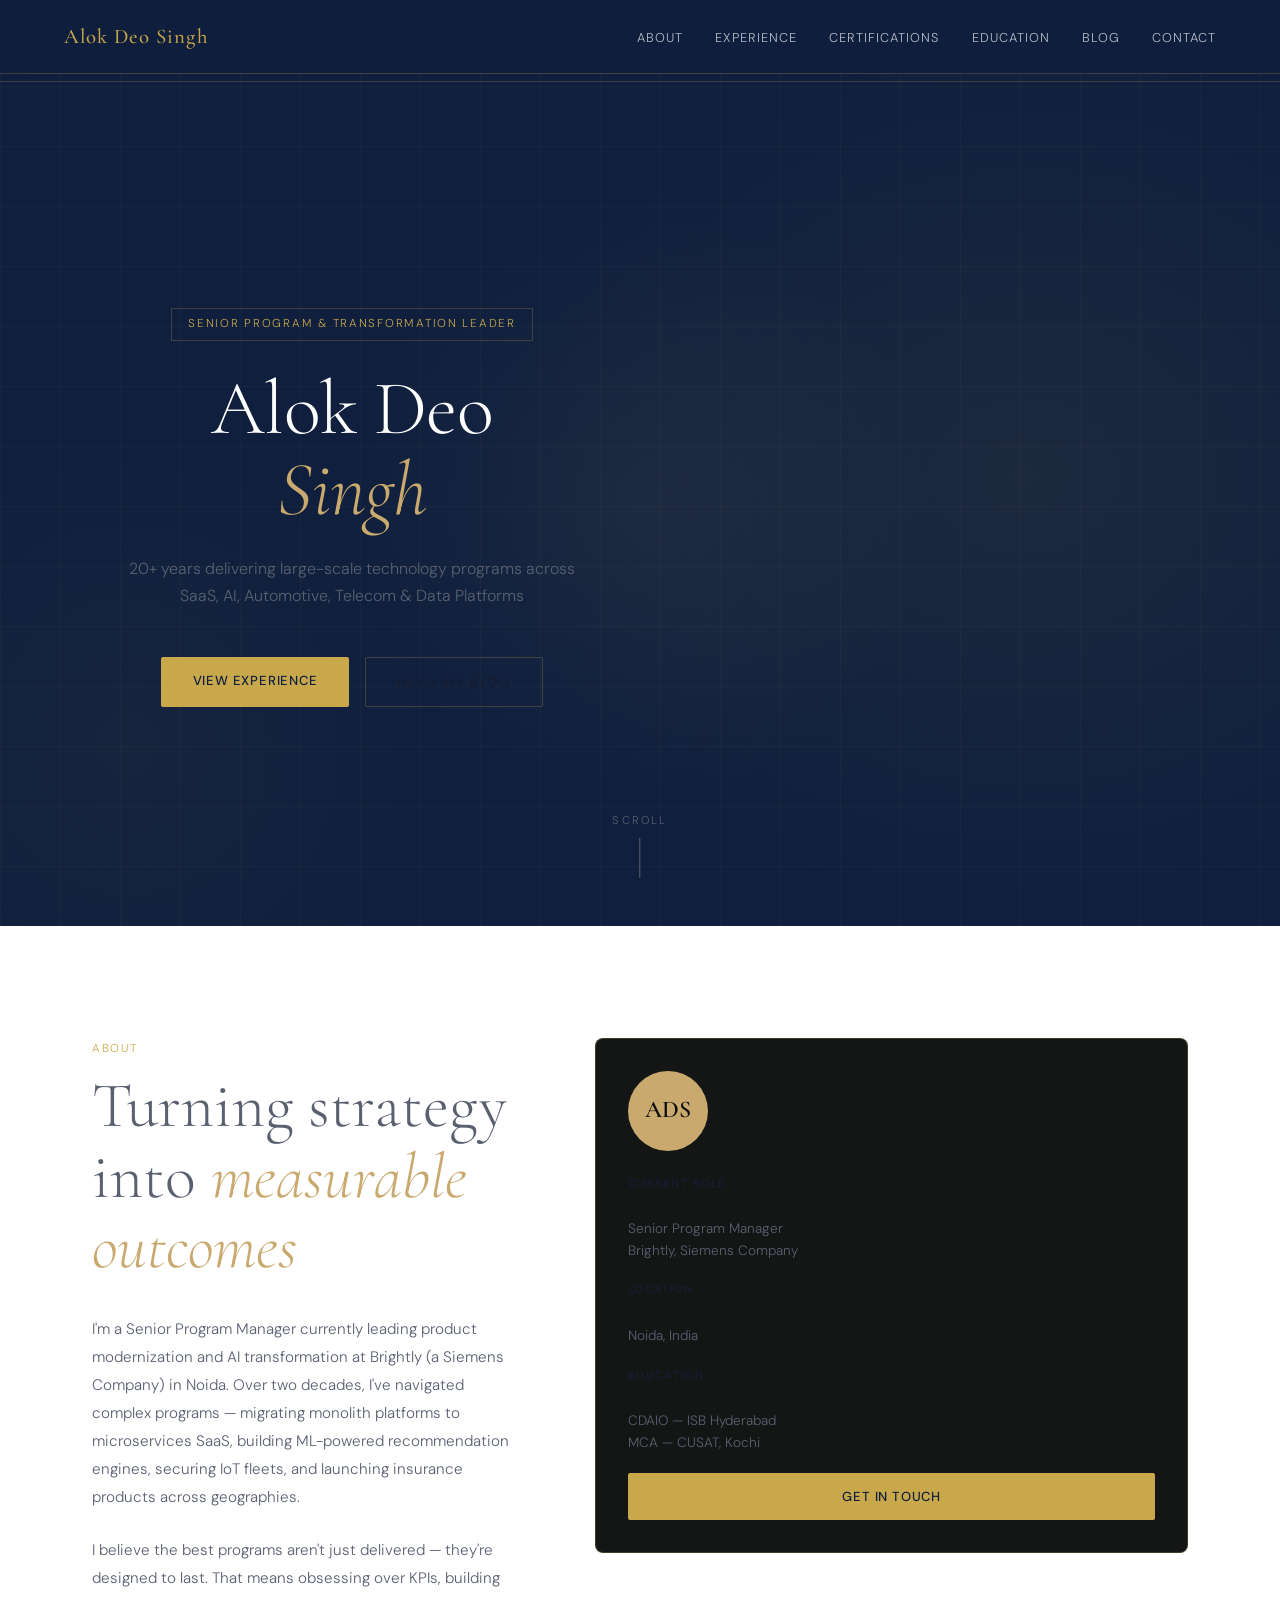
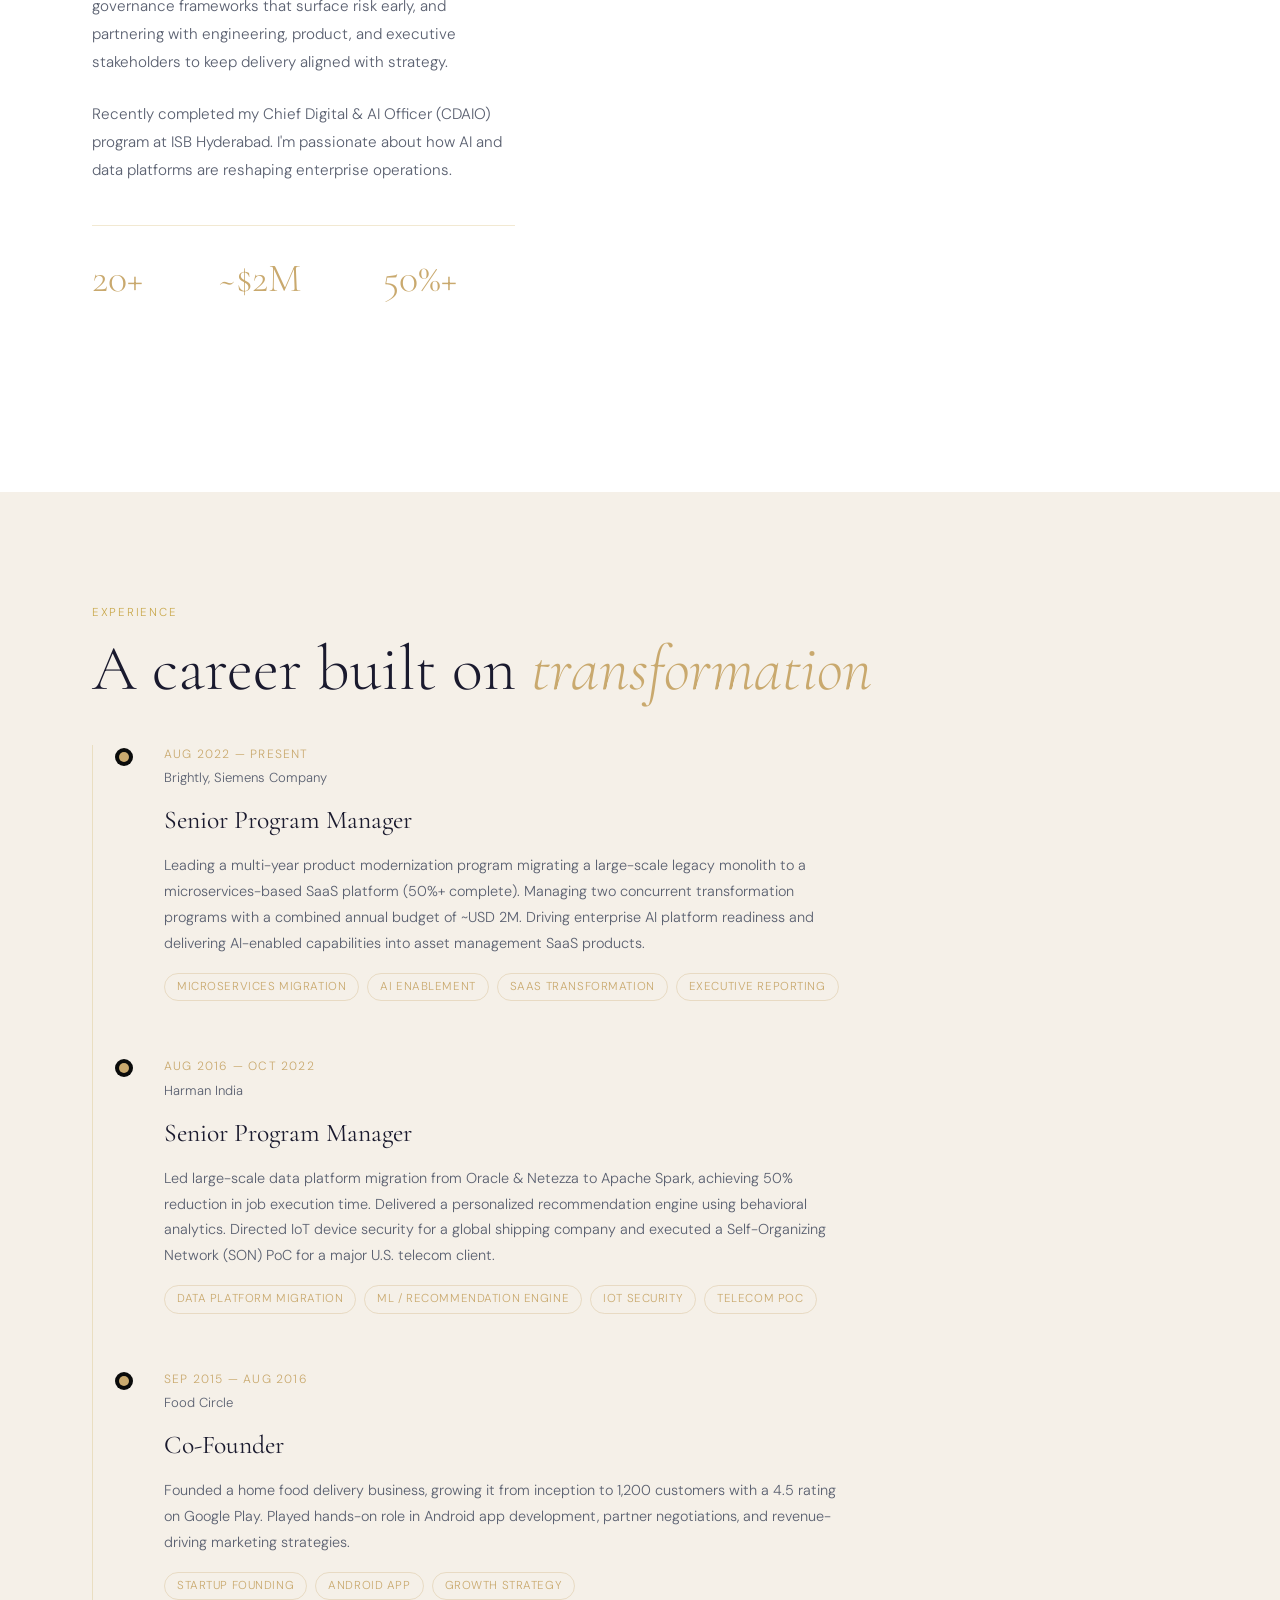
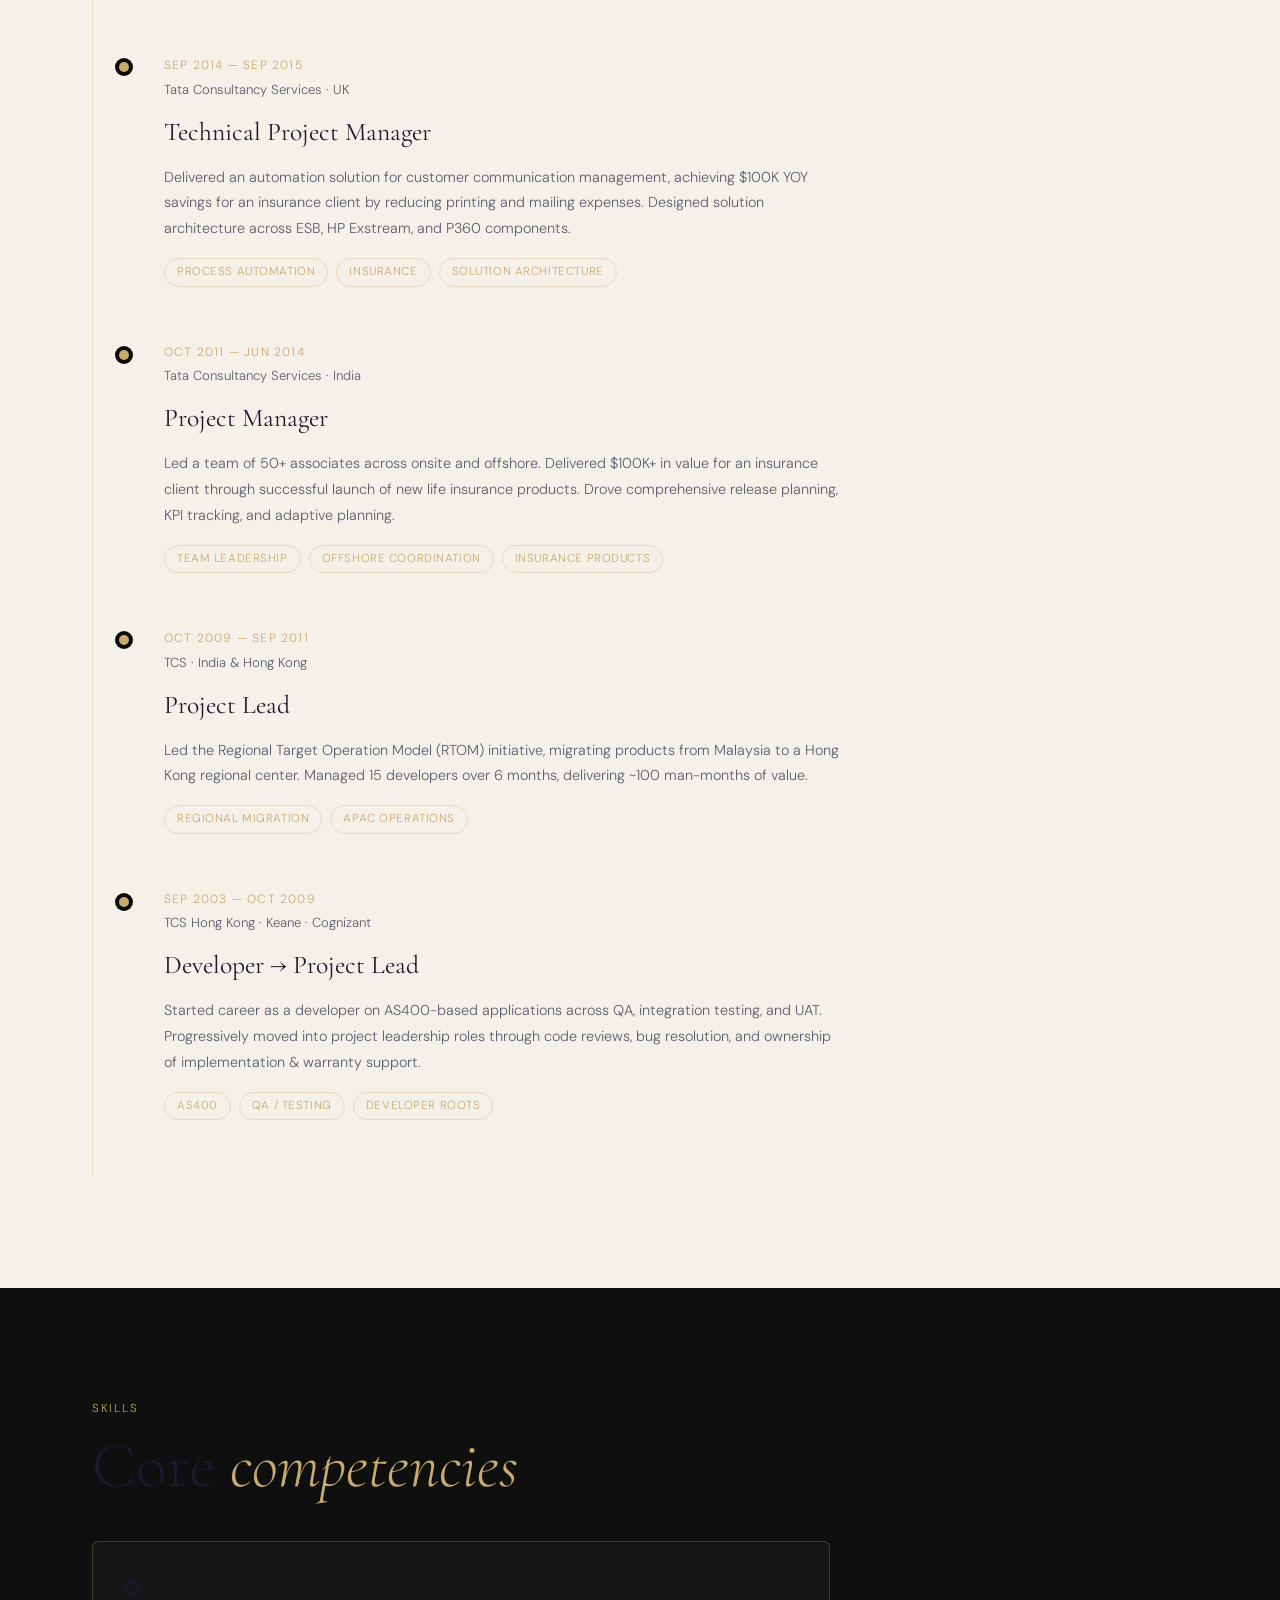
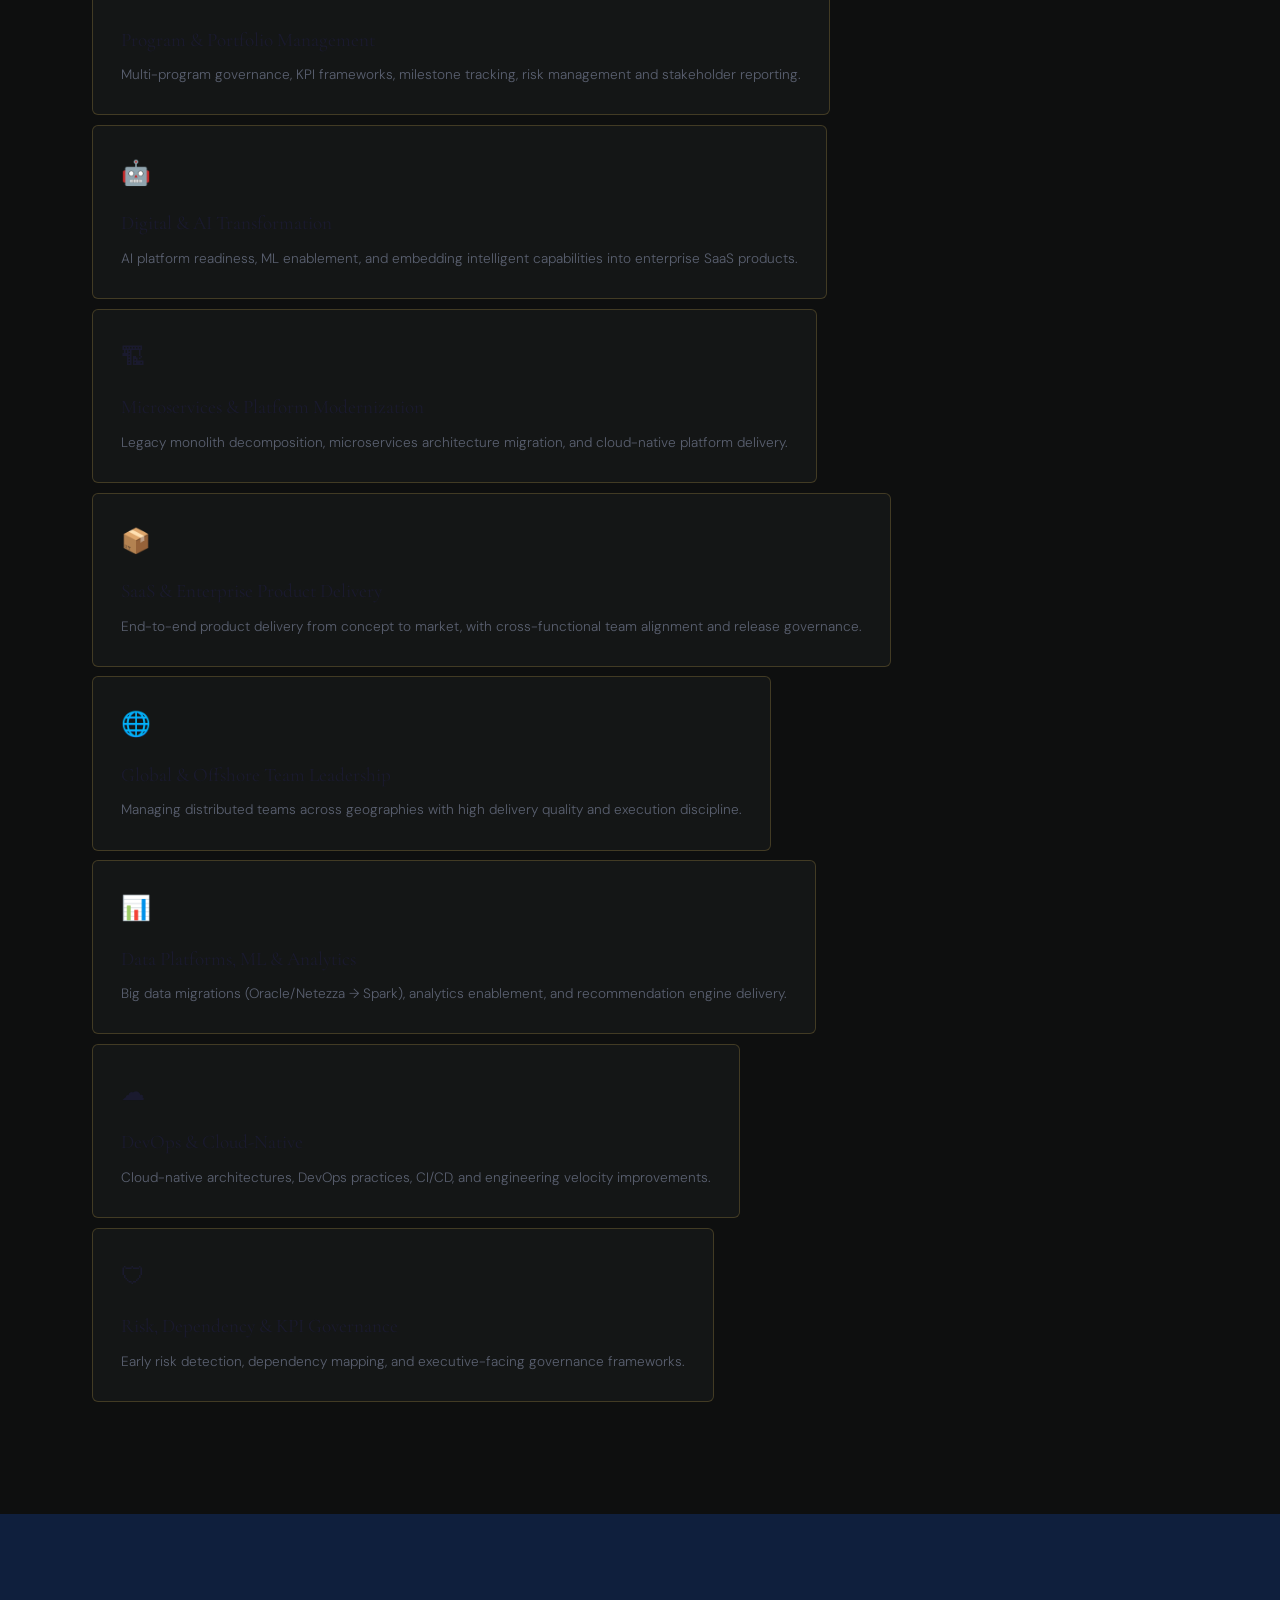
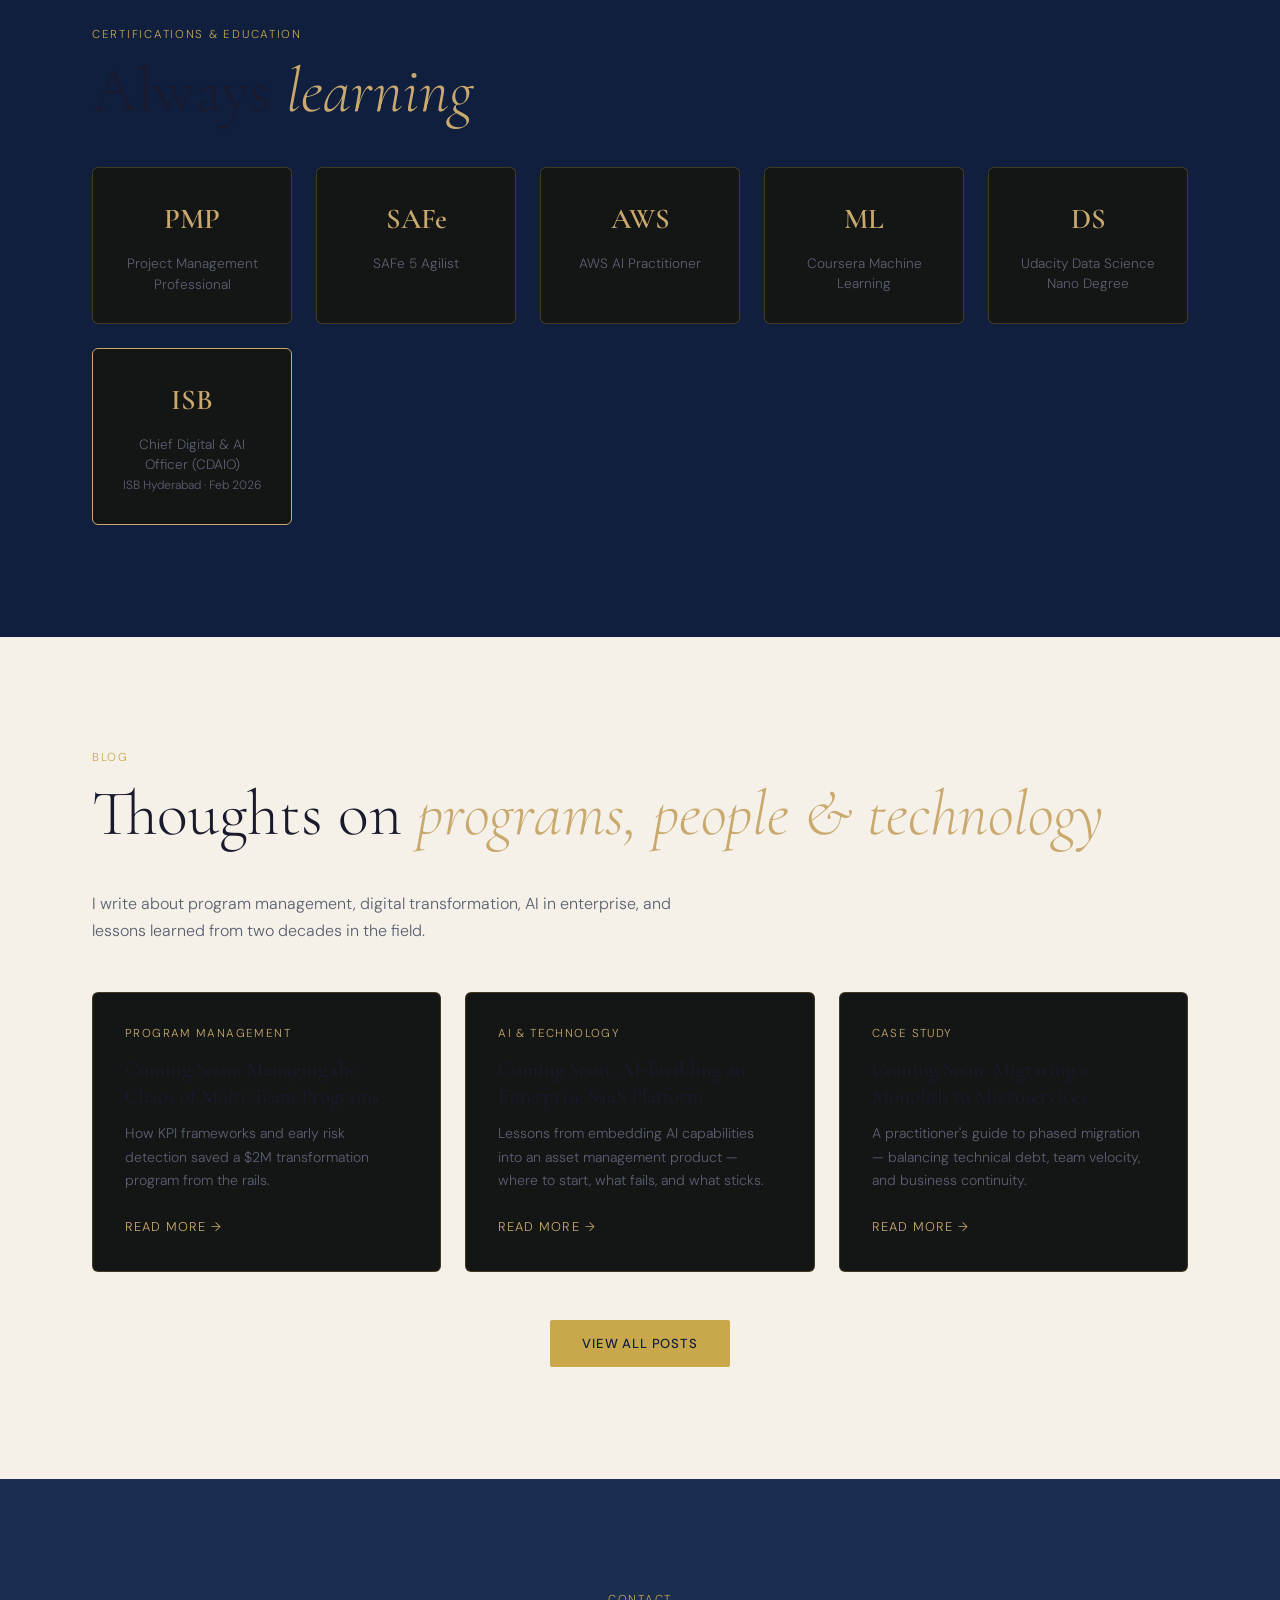
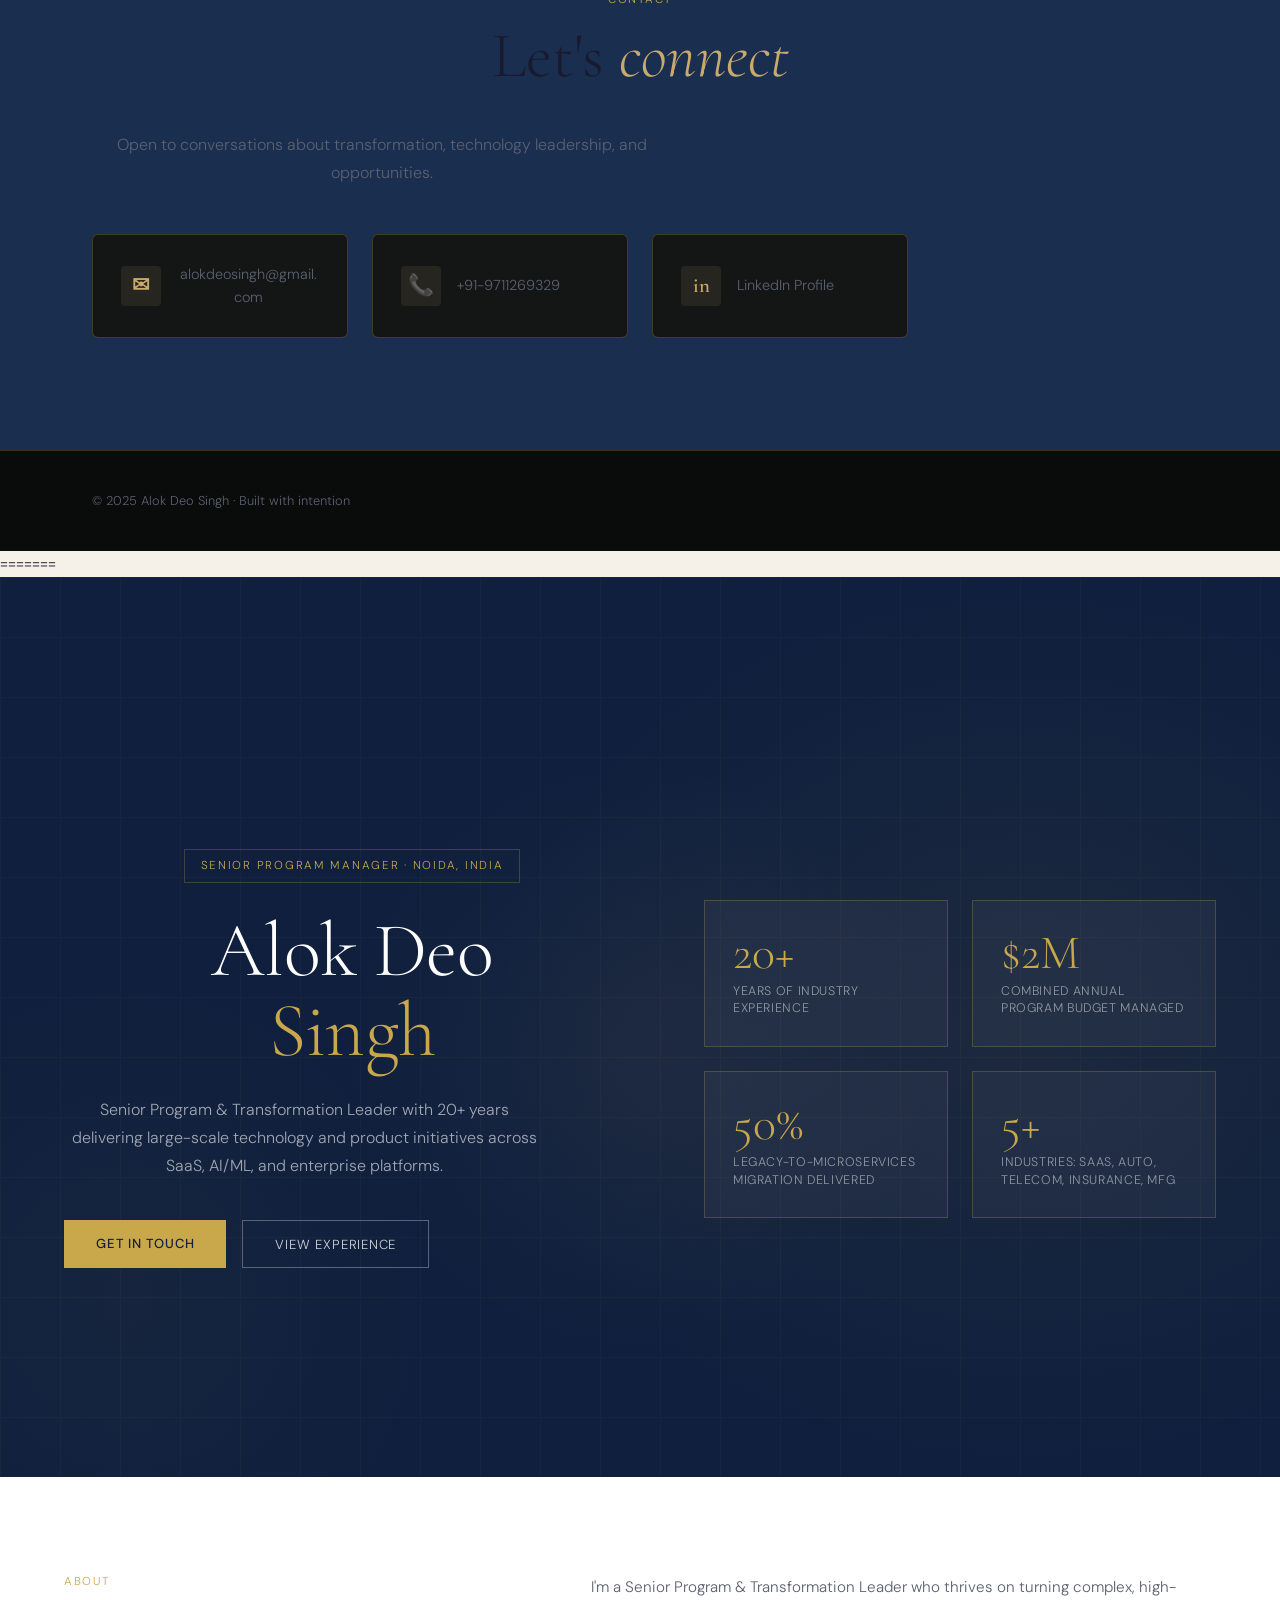
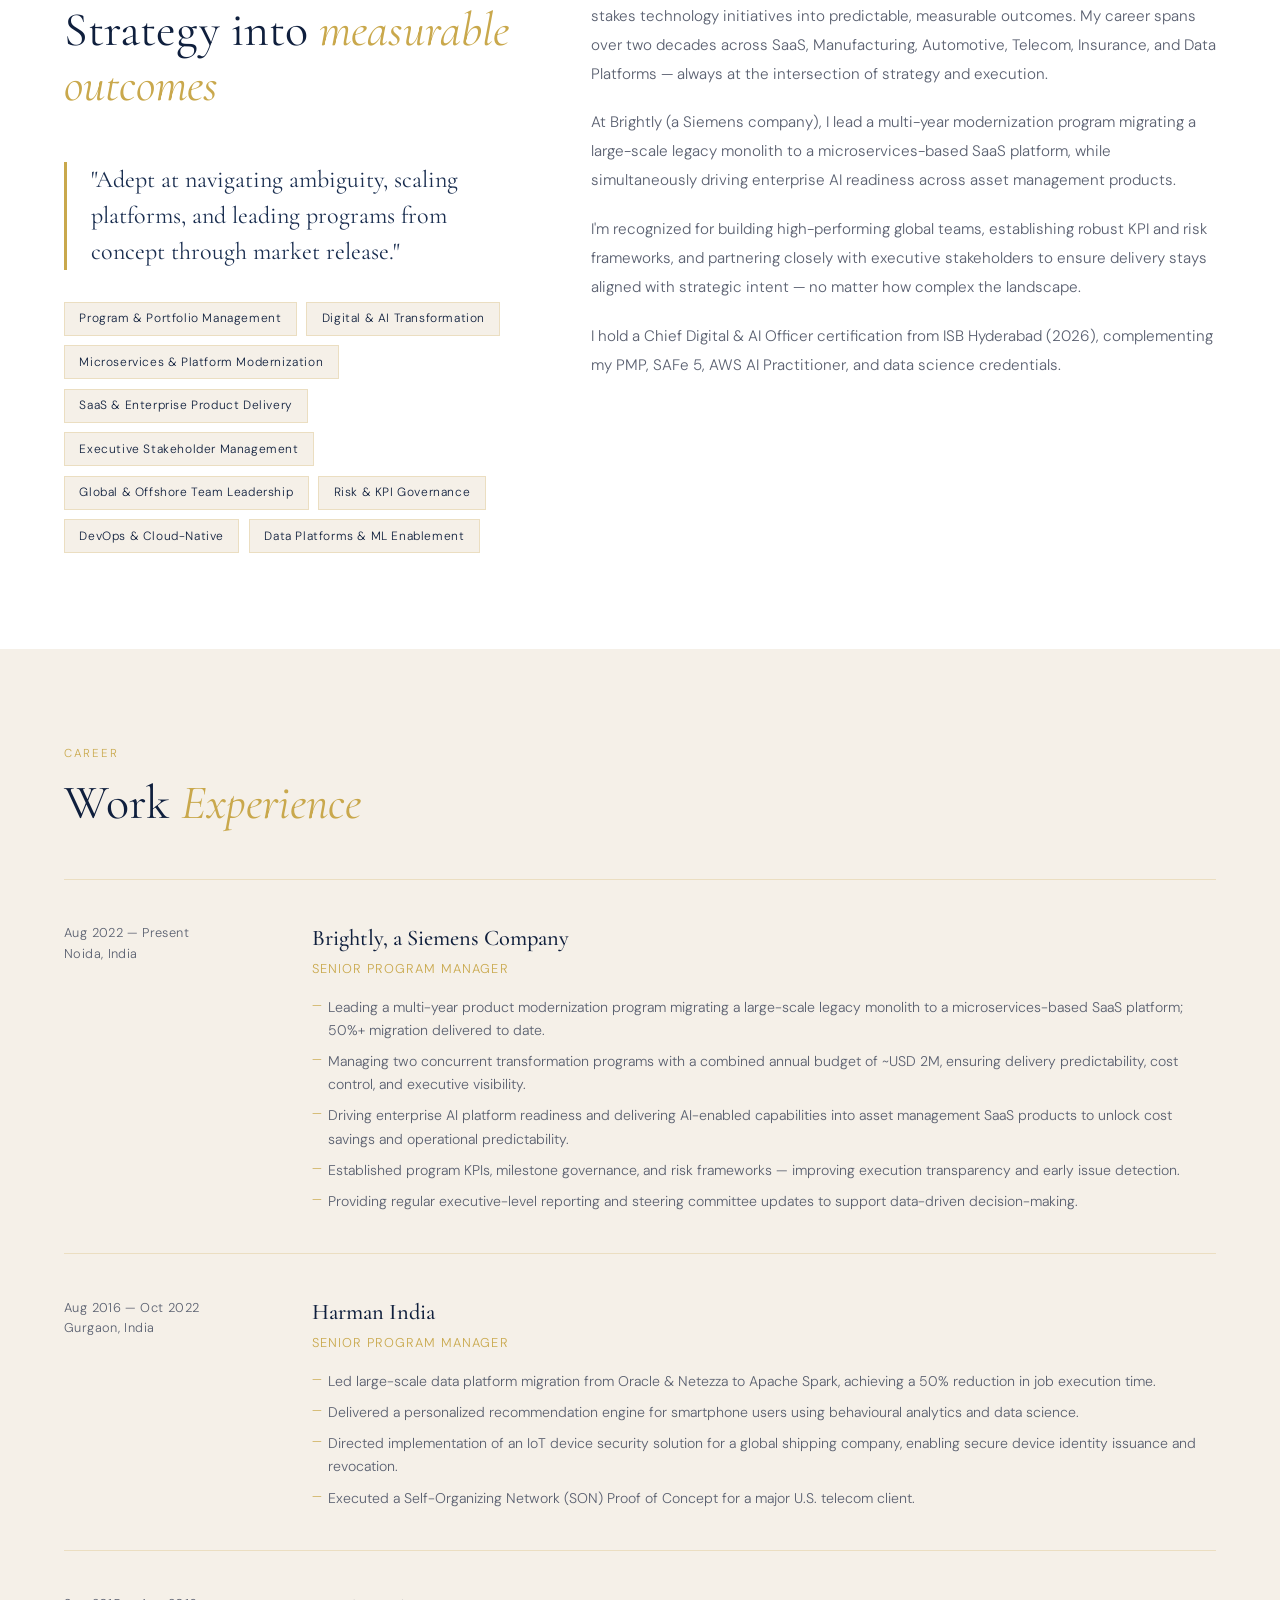
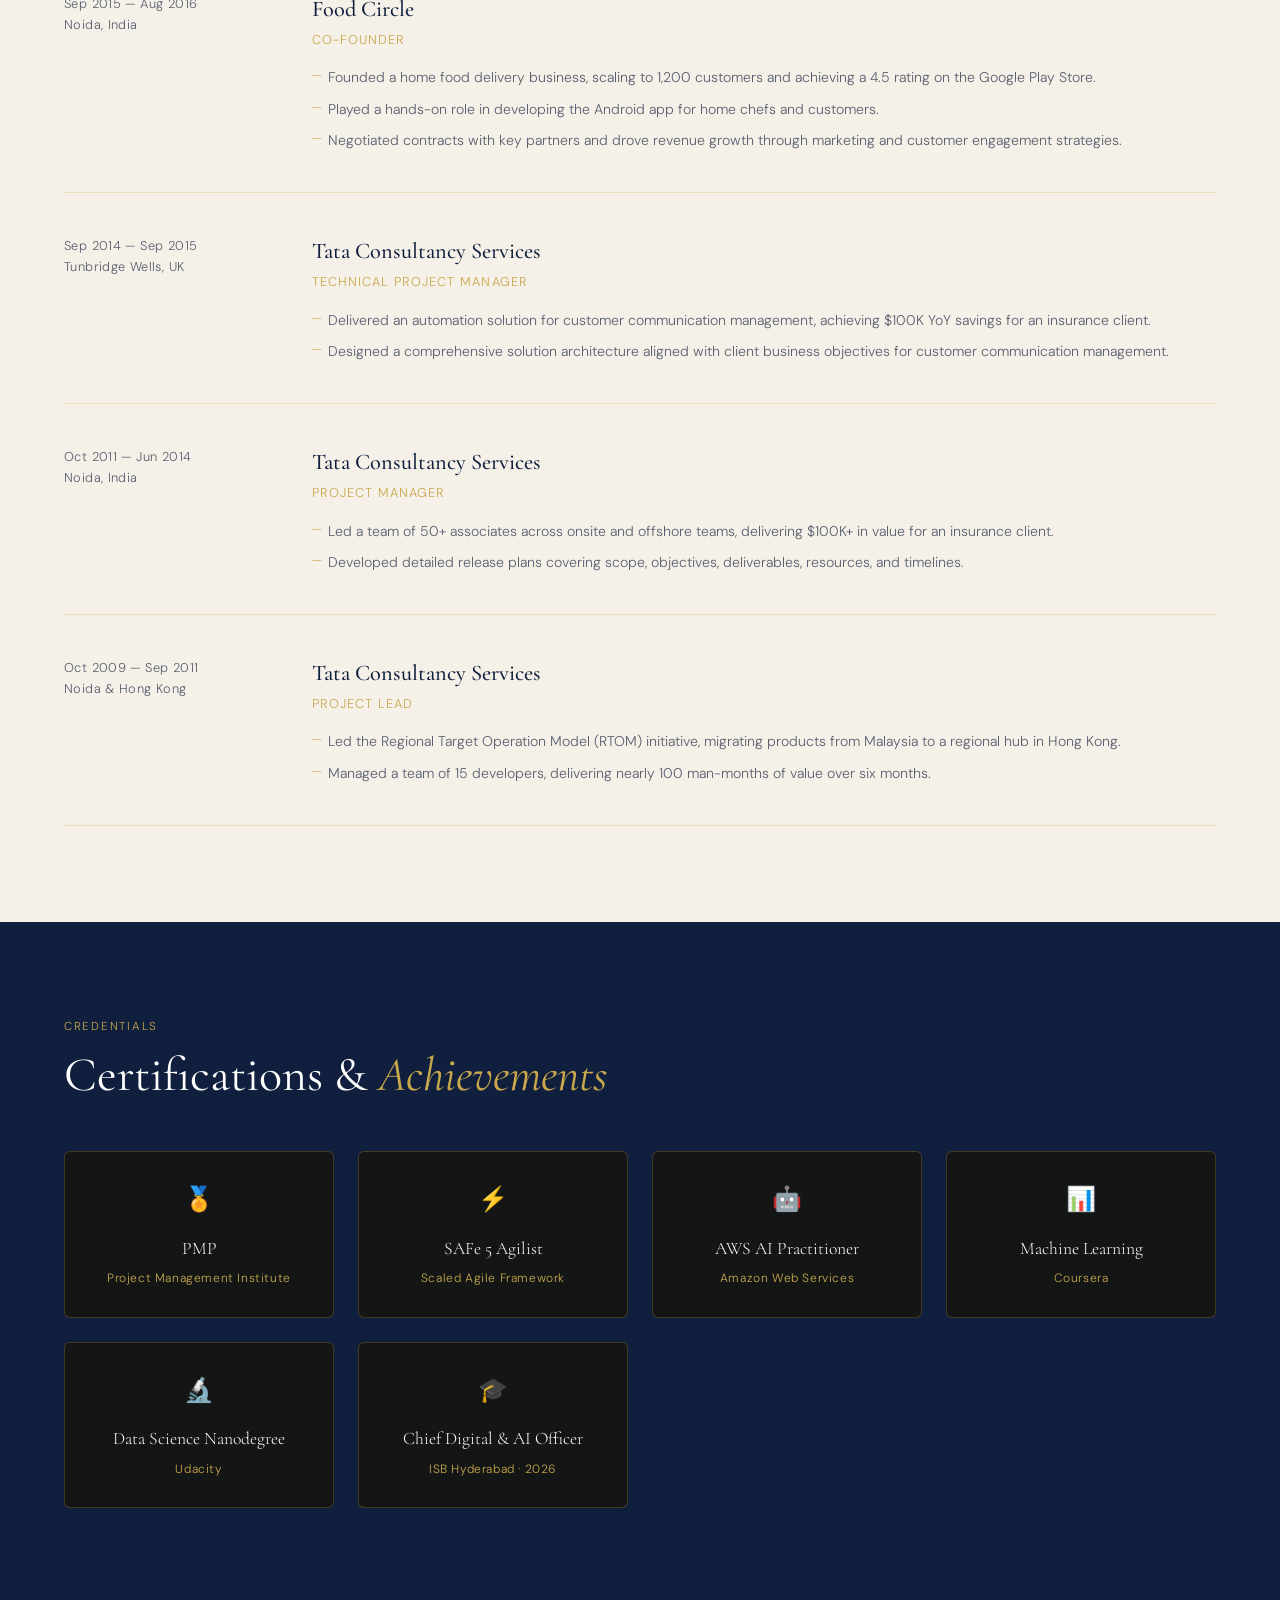
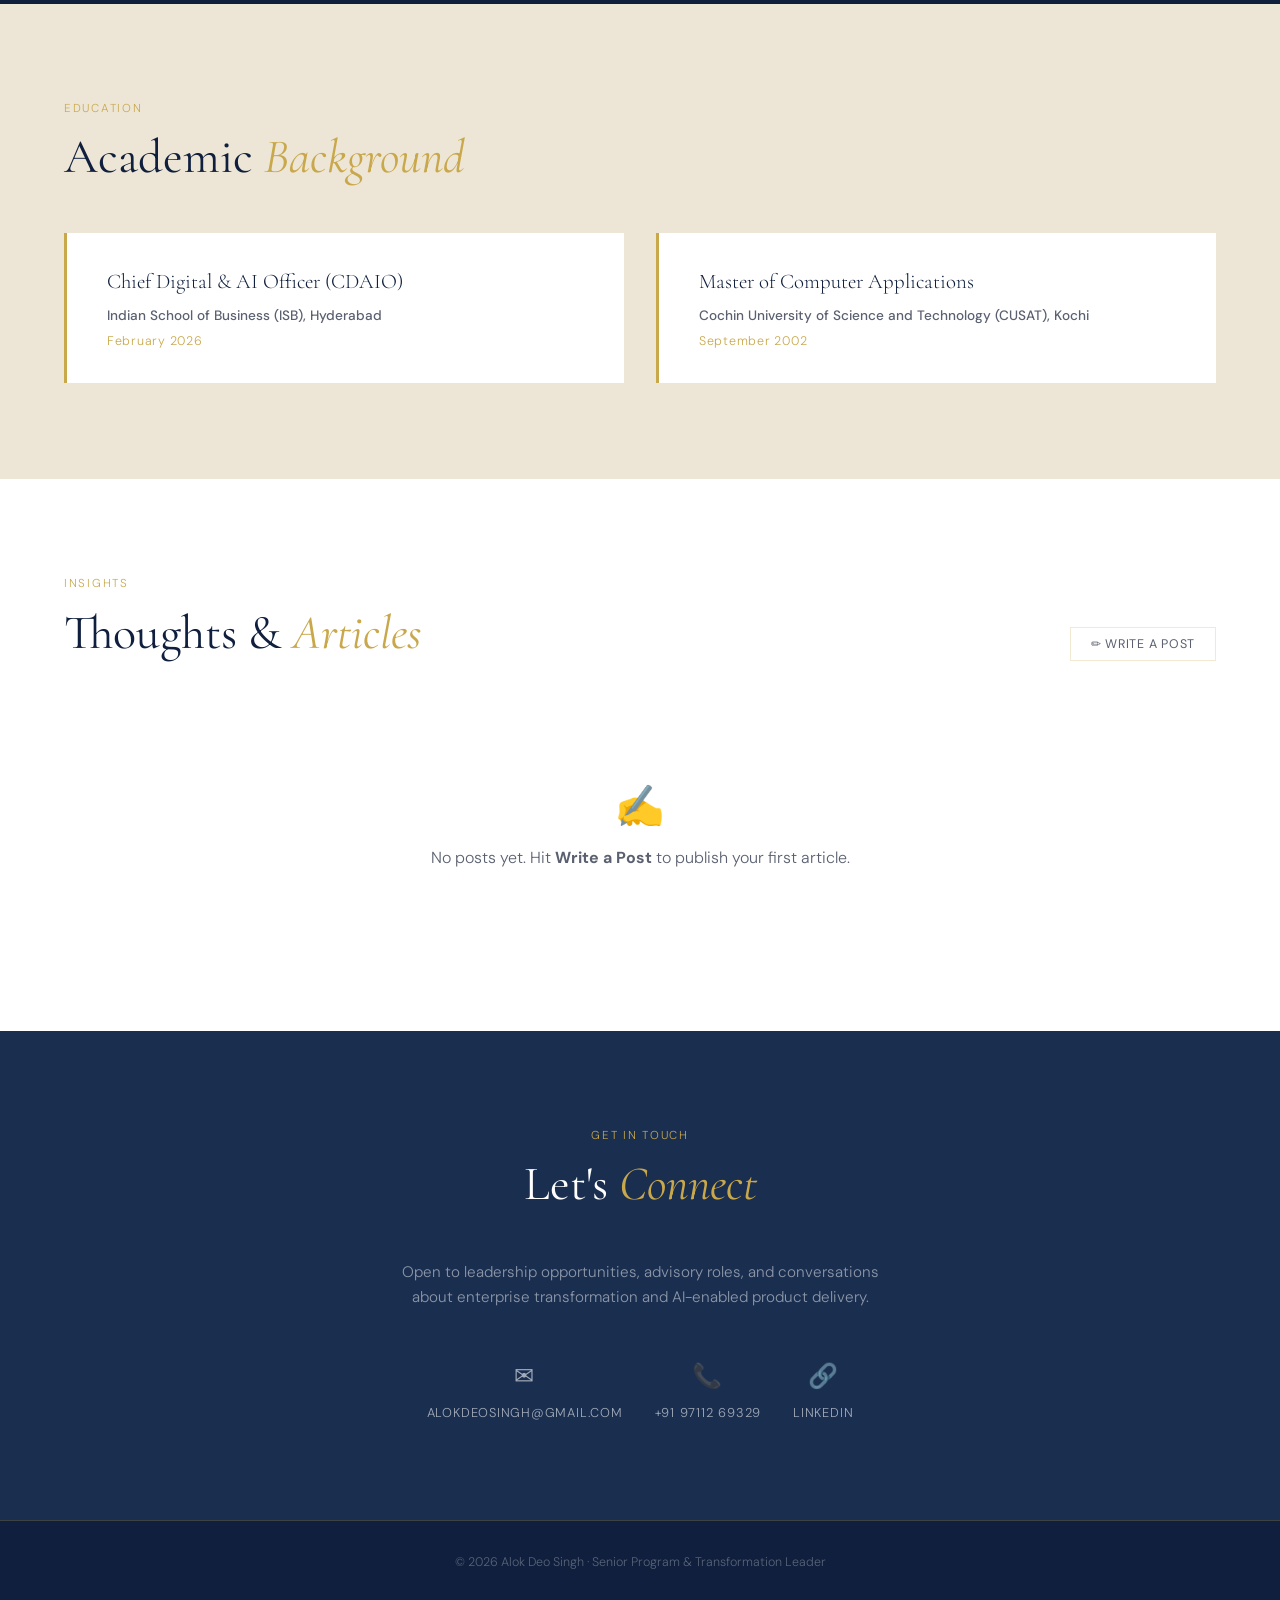
<file: index.html>
<!DOCTYPE html>
<html lang="en">
<head>
  <meta charset="UTF-8" />
  <meta name="viewport" content="width=device-width, initial-scale=1.0" />
<<<<<<< HEAD
  <title>Alok Deo Singh | Senior Program & Transformation Leader</title>
  <meta name="description" content="Senior Program & Transformation Leader with 20+ years delivering large-scale technology and AI programs across SaaS, Manufacturing, Automotive, and Data Platforms." />
  <link rel="preconnect" href="https://fonts.googleapis.com" />
  <link rel="preconnect" href="https://fonts.gstatic.com" crossorigin />
  <link href="https://fonts.googleapis.com/css2?family=Cormorant+Garamond:ital,wght@0,300;0,400;0,600;1,300&family=DM+Sans:wght@300;400;500&display=swap" rel="stylesheet" />
  <link rel="stylesheet" href="css/style.css" />
</head>
<body>

  <!-- NAV -->
  <nav class="nav" id="navbar">
    <div class="nav-logo">ADS</div>
    <ul class="nav-links">
      <li><a href="#about">About</a></li>
      <li><a href="#experience">Experience</a></li>
      <li><a href="#skills">Skills</a></li>
      <li><a href="#certifications">Certs</a></li>
      <li><a href="blog.html">Blog</a></li>
      <li><a href="#contact" class="nav-cta">Contact</a></li>
    </ul>
    <button class="hamburger" id="hamburger" aria-label="Toggle menu">
      <span></span><span></span><span></span>
    </button>
  </nav>

  <!-- HERO -->
  <section class="hero" id="hero">
    <div class="hero-bg">
      <div class="hero-grid"></div>
    </div>
    <div class="hero-content">
      <p class="hero-tag">Senior Program & Transformation Leader</p>
      <h1 class="hero-name">Alok Deo<br /><em>Singh</em></h1>
      <p class="hero-sub">20+ years delivering large-scale technology programs across SaaS, AI, Automotive, Telecom & Data Platforms</p>
      <div class="hero-actions">
        <a href="#experience" class="btn btn-primary">View Experience</a>
        <a href="blog.html" class="btn btn-ghost">Read My Blog</a>
      </div>
    </div>
    <div class="hero-scroll">Scroll</div>
  </section>

  <!-- ABOUT -->
  <section class="section" id="about">
    <div class="container">
      <div class="about-grid">
        <div class="about-text">
          <span class="section-label">About</span>
          <h2>Turning strategy into <em>measurable outcomes</em></h2>
          <p>I'm a Senior Program Manager currently leading product modernization and AI transformation at Brightly (a Siemens Company) in Noida. Over two decades, I've navigated complex programs — migrating monolith platforms to microservices SaaS, building ML-powered recommendation engines, securing IoT fleets, and launching insurance products across geographies.</p>
          <p>I believe the best programs aren't just delivered — they're designed to last. That means obsessing over KPIs, building governance frameworks that surface risk early, and partnering with engineering, product, and executive stakeholders to keep delivery aligned with strategy.</p>
          <p>Recently completed my Chief Digital & AI Officer (CDAIO) program at ISB Hyderabad. I'm passionate about how AI and data platforms are reshaping enterprise operations.</p>
          <div class="about-stats">
            <div class="stat">
              <span class="stat-number">20+</span>
              <span class="stat-label">Years Experience</span>
            </div>
            <div class="stat">
              <span class="stat-number">~$2M</span>
              <span class="stat-label">Annual Budget Managed</span>
            </div>
            <div class="stat">
              <span class="stat-number">50%+</span>
              <span class="stat-label">Monolith Migration Done</span>
            </div>
          </div>
        </div>
        <div class="about-aside">
          <div class="about-card">
            <div class="about-avatar">
              <span>ADS</span>
            </div>
            <div class="about-details">
              <p><strong>Current Role</strong><br />Senior Program Manager<br />Brightly, Siemens Company</p>
              <p><strong>Location</strong><br />Noida, India</p>
              <p><strong>Education</strong><br />CDAIO — ISB Hyderabad<br />MCA — CUSAT, Kochi</p>
            </div>
            <a href="mailto:alokdeosingh@gmail.com" class="btn btn-primary" style="width:100%;text-align:center;">Get In Touch</a>
          </div>
        </div>
      </div>
    </div>
  </section>

  <!-- EXPERIENCE -->
  <section class="section section-dark" id="experience">
    <div class="container">
      <span class="section-label">Experience</span>
      <h2>A career built on <em>transformation</em></h2>
      <div class="timeline">

        <div class="timeline-item">
          <div class="timeline-dot"></div>
          <div class="timeline-meta">
            <span class="timeline-date">Aug 2022 — Present</span>
            <span class="timeline-co">Brightly, Siemens Company</span>
          </div>
          <div class="timeline-body">
            <h3>Senior Program Manager</h3>
            <p>Leading a multi-year product modernization program migrating a large-scale legacy monolith to a microservices-based SaaS platform (50%+ complete). Managing two concurrent transformation programs with a combined annual budget of ~USD 2M. Driving enterprise AI platform readiness and delivering AI-enabled capabilities into asset management SaaS products.</p>
            <ul class="timeline-tags">
              <li>Microservices Migration</li>
              <li>AI Enablement</li>
              <li>SaaS Transformation</li>
              <li>Executive Reporting</li>
            </ul>
          </div>
        </div>

        <div class="timeline-item">
          <div class="timeline-dot"></div>
          <div class="timeline-meta">
            <span class="timeline-date">Aug 2016 — Oct 2022</span>
            <span class="timeline-co">Harman India</span>
          </div>
          <div class="timeline-body">
            <h3>Senior Program Manager</h3>
            <p>Led large-scale data platform migration from Oracle & Netezza to Apache Spark, achieving 50% reduction in job execution time. Delivered a personalized recommendation engine using behavioral analytics. Directed IoT device security for a global shipping company and executed a Self-Organizing Network (SON) PoC for a major U.S. telecom client.</p>
            <ul class="timeline-tags">
              <li>Data Platform Migration</li>
              <li>ML / Recommendation Engine</li>
              <li>IoT Security</li>
              <li>Telecom PoC</li>
            </ul>
          </div>
        </div>

        <div class="timeline-item">
          <div class="timeline-dot"></div>
          <div class="timeline-meta">
            <span class="timeline-date">Sep 2015 — Aug 2016</span>
            <span class="timeline-co">Food Circle</span>
          </div>
          <div class="timeline-body">
            <h3>Co-Founder</h3>
            <p>Founded a home food delivery business, growing it from inception to 1,200 customers with a 4.5 rating on Google Play. Played hands-on role in Android app development, partner negotiations, and revenue-driving marketing strategies.</p>
            <ul class="timeline-tags">
              <li>Startup Founding</li>
              <li>Android App</li>
              <li>Growth Strategy</li>
            </ul>
          </div>
        </div>

        <div class="timeline-item">
          <div class="timeline-dot"></div>
          <div class="timeline-meta">
            <span class="timeline-date">Sep 2014 — Sep 2015</span>
            <span class="timeline-co">Tata Consultancy Services · UK</span>
          </div>
          <div class="timeline-body">
            <h3>Technical Project Manager</h3>
            <p>Delivered an automation solution for customer communication management, achieving $100K YOY savings for an insurance client by reducing printing and mailing expenses. Designed solution architecture across ESB, HP Exstream, and P360 components.</p>
            <ul class="timeline-tags">
              <li>Process Automation</li>
              <li>Insurance</li>
              <li>Solution Architecture</li>
            </ul>
          </div>
        </div>

        <div class="timeline-item">
          <div class="timeline-dot"></div>
          <div class="timeline-meta">
            <span class="timeline-date">Oct 2011 — Jun 2014</span>
            <span class="timeline-co">Tata Consultancy Services · India</span>
          </div>
          <div class="timeline-body">
            <h3>Project Manager</h3>
            <p>Led a team of 50+ associates across onsite and offshore. Delivered $100K+ in value for an insurance client through successful launch of new life insurance products. Drove comprehensive release planning, KPI tracking, and adaptive planning.</p>
            <ul class="timeline-tags">
              <li>Team Leadership</li>
              <li>Offshore Coordination</li>
              <li>Insurance Products</li>
            </ul>
          </div>
        </div>

        <div class="timeline-item">
          <div class="timeline-dot"></div>
          <div class="timeline-meta">
            <span class="timeline-date">Oct 2009 — Sep 2011</span>
            <span class="timeline-co">TCS · India & Hong Kong</span>
          </div>
          <div class="timeline-body">
            <h3>Project Lead</h3>
            <p>Led the Regional Target Operation Model (RTOM) initiative, migrating products from Malaysia to a Hong Kong regional center. Managed 15 developers over 6 months, delivering ~100 man-months of value.</p>
            <ul class="timeline-tags">
              <li>Regional Migration</li>
              <li>APAC Operations</li>
            </ul>
          </div>
        </div>

        <div class="timeline-item">
          <div class="timeline-dot"></div>
          <div class="timeline-meta">
            <span class="timeline-date">Sep 2003 — Oct 2009</span>
            <span class="timeline-co">TCS Hong Kong · Keane · Cognizant</span>
          </div>
          <div class="timeline-body">
            <h3>Developer → Project Lead</h3>
            <p>Started career as a developer on AS400-based applications across QA, integration testing, and UAT. Progressively moved into project leadership roles through code reviews, bug resolution, and ownership of implementation & warranty support.</p>
            <ul class="timeline-tags">
              <li>AS400</li>
              <li>QA / Testing</li>
              <li>Developer Roots</li>
            </ul>
          </div>
        </div>

      </div>
    </div>
  </section>

  <!-- SKILLS -->
  <section class="section" id="skills">
    <div class="container">
      <span class="section-label">Skills</span>
      <h2>Core <em>competencies</em></h2>
      <div class="skills-grid">
        <div class="skill-card">
          <div class="skill-icon">⚙</div>
          <h4>Program & Portfolio Management</h4>
          <p>Multi-program governance, KPI frameworks, milestone tracking, risk management and stakeholder reporting.</p>
        </div>
        <div class="skill-card">
          <div class="skill-icon">🤖</div>
          <h4>Digital & AI Transformation</h4>
          <p>AI platform readiness, ML enablement, and embedding intelligent capabilities into enterprise SaaS products.</p>
        </div>
        <div class="skill-card">
          <div class="skill-icon">🏗</div>
          <h4>Microservices & Platform Modernization</h4>
          <p>Legacy monolith decomposition, microservices architecture migration, and cloud-native platform delivery.</p>
        </div>
        <div class="skill-card">
          <div class="skill-icon">📦</div>
          <h4>SaaS & Enterprise Product Delivery</h4>
          <p>End-to-end product delivery from concept to market, with cross-functional team alignment and release governance.</p>
        </div>
        <div class="skill-card">
          <div class="skill-icon">🌐</div>
          <h4>Global & Offshore Team Leadership</h4>
          <p>Managing distributed teams across geographies with high delivery quality and execution discipline.</p>
        </div>
        <div class="skill-card">
          <div class="skill-icon">📊</div>
          <h4>Data Platforms, ML & Analytics</h4>
          <p>Big data migrations (Oracle/Netezza → Spark), analytics enablement, and recommendation engine delivery.</p>
        </div>
        <div class="skill-card">
          <div class="skill-icon">☁</div>
          <h4>DevOps & Cloud-Native</h4>
          <p>Cloud-native architectures, DevOps practices, CI/CD, and engineering velocity improvements.</p>
        </div>
        <div class="skill-card">
          <div class="skill-icon">🛡</div>
          <h4>Risk, Dependency & KPI Governance</h4>
          <p>Early risk detection, dependency mapping, and executive-facing governance frameworks.</p>
        </div>
      </div>
    </div>
  </section>

  <!-- CERTIFICATIONS -->
  <section class="section section-dark" id="certifications">
    <div class="container">
      <span class="section-label">Certifications & Education</span>
      <h2>Always <em>learning</em></h2>
      <div class="certs-grid">
        <div class="cert-card">
          <span class="cert-badge">PMP</span>
          <p>Project Management Professional</p>
        </div>
        <div class="cert-card">
          <span class="cert-badge">SAFe</span>
          <p>SAFe 5 Agilist</p>
        </div>
        <div class="cert-card">
          <span class="cert-badge">AWS</span>
          <p>AWS AI Practitioner</p>
        </div>
        <div class="cert-card">
          <span class="cert-badge">ML</span>
          <p>Coursera Machine Learning</p>
        </div>
        <div class="cert-card">
          <span class="cert-badge">DS</span>
          <p>Udacity Data Science Nano Degree</p>
        </div>
        <div class="cert-card highlight">
          <span class="cert-badge">ISB</span>
          <p>Chief Digital & AI Officer (CDAIO)<br /><small>ISB Hyderabad · Feb 2026</small></p>
        </div>
      </div>
    </div>
  </section>

  <!-- BLOG TEASER -->
  <section class="section" id="blog-teaser">
    <div class="container">
      <span class="section-label">Blog</span>
      <h2>Thoughts on <em>programs, people & technology</em></h2>
      <p class="section-intro">I write about program management, digital transformation, AI in enterprise, and lessons learned from two decades in the field.</p>
      <div class="blog-teaser-grid">
        <a href="blog.html" class="blog-teaser-card">
          <span class="blog-cat">Program Management</span>
          <h4>Coming Soon: Managing the Chaos of Multi-Team Programs</h4>
          <p>How KPI frameworks and early risk detection saved a $2M transformation program from the rails.</p>
          <span class="read-more">Read more →</span>
        </a>
        <a href="blog.html" class="blog-teaser-card">
          <span class="blog-cat">AI & Technology</span>
          <h4>Coming Soon: AI-Enabling an Enterprise SaaS Platform</h4>
          <p>Lessons from embedding AI capabilities into an asset management product — where to start, what fails, and what sticks.</p>
          <span class="read-more">Read more →</span>
        </a>
        <a href="blog.html" class="blog-teaser-card">
          <span class="blog-cat">Case Study</span>
          <h4>Coming Soon: Migrating a Monolith to Microservices</h4>
          <p>A practitioner's guide to phased migration — balancing technical debt, team velocity, and business continuity.</p>
          <span class="read-more">Read more →</span>
        </a>
      </div>
      <div style="text-align:center;margin-top:3rem;">
        <a href="blog.html" class="btn btn-primary">View All Posts</a>
      </div>
    </div>
  </section>

  <!-- CONTACT -->
  <section class="section section-dark" id="contact">
    <div class="container">
      <span class="section-label">Contact</span>
      <h2>Let's <em>connect</em></h2>
      <p class="section-intro">Open to conversations about transformation, technology leadership, and opportunities.</p>
      <div class="contact-grid">
        <a href="mailto:alokdeosingh@gmail.com" class="contact-card">
          <span class="contact-icon">✉</span>
          <span>alokdeosingh@gmail.com</span>
        </a>
        <a href="tel:+919711269329" class="contact-card">
          <span class="contact-icon">📞</span>
          <span>+91-9711269329</span>
        </a>
        <a href="https://linkedin.com/in/" target="_blank" class="contact-card">
          <span class="contact-icon">in</span>
          <span>LinkedIn Profile</span>
        </a>
      </div>
    </div>
  </section>

  <footer class="footer">
    <div class="container">
      <p>© 2025 Alok Deo Singh · Built with intention</p>
      <nav>
        <a href="#about">About</a>
        <a href="#experience">Experience</a>
        <a href="blog.html">Blog</a>
        <a href="#contact">Contact</a>
      </nav>
    </div>
  </footer>

  <script src="js/main.js"></script>
=======
  <title>Alok Deo Singh — Senior Program Manager</title>
  <meta name="description" content="Senior Program & Transformation Leader with 20+ years delivering large-scale technology and product initiatives across SaaS, AI, and enterprise platforms." />
  <link rel="preconnect" href="https://fonts.googleapis.com">
  <link rel="preconnect" href="https://fonts.gstatic.com" crossorigin>
  <link href="https://fonts.googleapis.com/css2?family=Cormorant+Garamond:wght@300;400;500;600&family=DM+Sans:wght@300;400;500&display=swap" rel="stylesheet">
  <style>
    *, *::before, *::after { box-sizing: border-box; margin: 0; padding: 0; }

    :root {
      --navy: #0f1f3d;
      --navy-mid: #1a2e50;
      --gold: #c9a84c;
      --gold-light: #e8c97a;
      --cream: #f5f0e8;
      --cream-dark: #ede6d6;
      --text: #1a1a2e;
      --text-muted: #5a6070;
      --white: #ffffff;
      --border: rgba(201,168,76,0.25);
    }

    html { scroll-behavior: smooth; }

    body {
      font-family: 'DM Sans', sans-serif;
      background: var(--cream);
      color: var(--text);
      overflow-x: hidden;
    }

    /* ── NAV ── */
    nav {
      position: fixed; top: 0; left: 0; right: 0; z-index: 100;
      display: flex; justify-content: space-between; align-items: center;
      padding: 1.25rem 4rem;
      background: rgba(15,31,61,0.96);
      backdrop-filter: blur(12px);
      border-bottom: 1px solid var(--border);
    }
    .nav-logo {
      font-family: 'Cormorant Garamond', serif;
      font-size: 1.3rem; font-weight: 500;
      color: var(--gold); letter-spacing: 0.05em;
      text-decoration: none;
    }
    .nav-links { display: flex; gap: 2rem; list-style: none; }
    .nav-links a {
      color: rgba(255,255,255,0.7); text-decoration: none;
      font-size: 0.8rem; letter-spacing: 0.08em; text-transform: uppercase;
      transition: color 0.2s;
    }
    .nav-links a:hover { color: var(--gold); }

    /* ── HERO ── */
    #hero {
      min-height: 100vh;
      background: var(--navy);
      display: grid; grid-template-columns: 1fr 1fr;
      align-items: center;
      padding: 8rem 4rem 4rem;
      position: relative; overflow: hidden;
    }
    .hero-bg {
      position: absolute; inset: 0;
      background:
        radial-gradient(ellipse 60% 70% at 80% 50%, rgba(201,168,76,0.07) 0%, transparent 70%),
        radial-gradient(ellipse 40% 60% at 10% 80%, rgba(201,168,76,0.04) 0%, transparent 60%);
    }
    .hero-grid-lines {
      position: absolute; inset: 0; opacity: 0.04;
      background-image: linear-gradient(var(--gold) 1px, transparent 1px),
        linear-gradient(90deg, var(--gold) 1px, transparent 1px);
      background-size: 60px 60px;
    }
    .hero-content { position: relative; z-index: 1; }
    .hero-tag {
      display: inline-block;
      font-size: 0.72rem; letter-spacing: 0.15em; text-transform: uppercase;
      color: var(--gold); border: 1px solid var(--border);
      padding: 0.4rem 1rem; margin-bottom: 1.75rem;
      opacity: 0; animation: fadeUp 0.7s 0.2s forwards;
    }
    .hero-name {
      font-family: 'Cormorant Garamond', serif;
      font-size: clamp(3.2rem, 6vw, 5.5rem);
      font-weight: 300; line-height: 1.05;
      color: var(--white); margin-bottom: 1.5rem;
      opacity: 0; animation: fadeUp 0.7s 0.4s forwards;
    }
    .hero-name span { color: var(--gold); display: block; }
    .hero-desc {
      font-size: 1rem; line-height: 1.75;
      color: rgba(255,255,255,0.6); max-width: 480px;
      margin-bottom: 2.5rem;
      opacity: 0; animation: fadeUp 0.7s 0.6s forwards;
    }
    .hero-ctas {
      display: flex; gap: 1rem; flex-wrap: wrap;
      opacity: 0; animation: fadeUp 0.7s 0.8s forwards;
    }
    .btn-primary {
      background: var(--gold); color: var(--navy);
      padding: 0.8rem 2rem; font-size: 0.82rem;
      letter-spacing: 0.06em; text-transform: uppercase;
      text-decoration: none; font-weight: 500;
      transition: background 0.2s, transform 0.2s;
    }
    .btn-primary:hover { background: var(--gold-light); transform: translateY(-2px); }
    .btn-outline {
      border: 1px solid rgba(255,255,255,0.3); color: rgba(255,255,255,0.8);
      padding: 0.8rem 2rem; font-size: 0.82rem;
      letter-spacing: 0.06em; text-transform: uppercase;
      text-decoration: none;
      transition: border-color 0.2s, color 0.2s, transform 0.2s;
    }
    .btn-outline:hover { border-color: var(--gold); color: var(--gold); transform: translateY(-2px); }

    .hero-stats {
      position: relative; z-index: 1;
      display: grid; grid-template-columns: 1fr 1fr;
      gap: 1.5rem; padding-left: 4rem;
      opacity: 0; animation: fadeUp 0.7s 1s forwards;
    }
    .stat-card {
      background: rgba(255,255,255,0.04);
      border: 1px solid var(--border);
      padding: 1.75rem;
    }
    .stat-num {
      font-family: 'Cormorant Garamond', serif;
      font-size: 3rem; font-weight: 300;
      color: var(--gold); line-height: 1;
      margin-bottom: 0.4rem;
    }
    .stat-label {
      font-size: 0.78rem; color: rgba(255,255,255,0.5);
      letter-spacing: 0.05em; line-height: 1.4;
    }

    /* ── SECTIONS ── */
    section { padding: 6rem 4rem; }
    .section-label {
      font-size: 0.72rem; letter-spacing: 0.15em; text-transform: uppercase;
      color: var(--gold); margin-bottom: 0.75rem;
    }
    .section-title {
      font-family: 'Cormorant Garamond', serif;
      font-size: clamp(2rem, 4vw, 3rem);
      font-weight: 400; color: var(--navy);
      line-height: 1.15; margin-bottom: 3rem;
    }
    .section-title em { font-style: italic; color: var(--gold); }

    /* ── ABOUT ── */
    #about { background: var(--white); }
    .about-grid { display: grid; grid-template-columns: 1fr 1.4fr; gap: 5rem; align-items: start; }
    .about-left { position: sticky; top: 6rem; }
    .about-tagline {
      font-family: 'Cormorant Garamond', serif;
      font-size: 1.5rem; font-weight: 400; line-height: 1.5;
      color: var(--navy-mid); margin-bottom: 2rem;
      border-left: 3px solid var(--gold); padding-left: 1.5rem;
    }
    .about-text { font-size: 0.95rem; line-height: 1.9; color: var(--text-muted); margin-bottom: 1.25rem; }
    .skills-grid { display: flex; flex-wrap: wrap; gap: 0.6rem; margin-top: 2rem; }
    .skill-tag {
      font-size: 0.75rem; letter-spacing: 0.05em;
      border: 1px solid var(--border);
      padding: 0.4rem 0.9rem; color: var(--navy);
      background: var(--cream);
    }

    /* ── EXPERIENCE ── */
    #experience { background: var(--cream); }
    .exp-list { display: flex; flex-direction: column; gap: 0; }
    .exp-item {
      display: grid; grid-template-columns: 200px 1fr;
      gap: 3rem; padding: 2.5rem 0;
      border-top: 1px solid var(--border);
      transition: background 0.2s;
    }
    .exp-item:last-child { border-bottom: 1px solid var(--border); }
    .exp-date { font-size: 0.8rem; color: var(--text-muted); padding-top: 0.2rem; letter-spacing: 0.03em; }
    .exp-company {
      font-family: 'Cormorant Garamond', serif;
      font-size: 1.4rem; color: var(--navy); font-weight: 500;
      margin-bottom: 0.2rem;
    }
    .exp-role {
      font-size: 0.8rem; color: var(--gold);
      letter-spacing: 0.08em; text-transform: uppercase;
      margin-bottom: 1rem;
    }
    .exp-bullets { list-style: none; display: flex; flex-direction: column; gap: 0.5rem; }
    .exp-bullets li {
      font-size: 0.88rem; color: var(--text-muted); line-height: 1.65;
      padding-left: 1rem; position: relative;
    }
    .exp-bullets li::before {
      content: '—'; position: absolute; left: 0;
      color: var(--gold); font-size: 0.75rem;
    }

    /* ── CERTIFICATIONS ── */
    #certifications { background: var(--navy); }
    #certifications .section-title { color: var(--white); }
    .cert-grid { display: grid; grid-template-columns: repeat(auto-fill, minmax(220px, 1fr)); gap: 1.5rem; }
    .cert-card {
      border: 1px solid var(--border);
      padding: 1.75rem;
      transition: background 0.2s, transform 0.2s;
    }
    .cert-card:hover { background: rgba(201,168,76,0.06); transform: translateY(-4px); }
    .cert-icon { font-size: 1.5rem; margin-bottom: 1rem; }
    .cert-name { font-family: 'Cormorant Garamond', serif; font-size: 1.1rem; color: var(--white); margin-bottom: 0.4rem; }
    .cert-issuer { font-size: 0.75rem; color: var(--gold); letter-spacing: 0.05em; }

    /* ── EDUCATION ── */
    #education { background: var(--cream-dark); }
    .edu-grid { display: grid; grid-template-columns: 1fr 1fr; gap: 2rem; }
    .edu-card {
      background: var(--white);
      border-left: 3px solid var(--gold);
      padding: 2rem 2.5rem;
    }
    .edu-degree { font-family: 'Cormorant Garamond', serif; font-size: 1.3rem; color: var(--navy); margin-bottom: 0.4rem; }
    .edu-school { font-size: 0.85rem; font-weight: 500; color: var(--text-muted); margin-bottom: 0.3rem; }
    .edu-year { font-size: 0.78rem; color: var(--gold); letter-spacing: 0.06em; }

    /* ── CONTACT ── */
    #contact {
      background: var(--navy-mid);
      text-align: center;
    }
    #contact .section-title { color: var(--white); }
    .contact-sub { font-size: 0.95rem; color: rgba(255,255,255,0.5); margin-bottom: 3rem; max-width: 500px; margin-left: auto; margin-right: auto; }
    .contact-links { display: flex; justify-content: center; gap: 2rem; flex-wrap: wrap; }
    .contact-link {
      display: flex; flex-direction: column; align-items: center; gap: 0.5rem;
      color: rgba(255,255,255,0.6); text-decoration: none;
      font-size: 0.8rem; letter-spacing: 0.06em; text-transform: uppercase;
      transition: color 0.2s;
    }
    .contact-link .ci { font-size: 1.5rem; }
    .contact-link:hover { color: var(--gold); }

    /* ── BLOG ── */
    #blog { background: var(--white); }
    .blog-header { display: flex; justify-content: space-between; align-items: flex-end; margin-bottom: 3rem; flex-wrap: wrap; gap: 1rem; }
    .blog-grid { display: grid; grid-template-columns: repeat(auto-fill, minmax(320px, 1fr)); gap: 2rem; }
    .blog-card {
      border: 1px solid var(--border); background: var(--cream);
      cursor: pointer; transition: transform 0.2s, box-shadow 0.2s;
      display: flex; flex-direction: column;
    }
    .blog-card:hover { transform: translateY(-4px); box-shadow: 0 12px 40px rgba(15,31,61,0.1); }
    .blog-card-img {
      width: 100%; height: 180px; object-fit: cover;
      background: var(--navy); display: flex; align-items: center; justify-content: center;
      font-size: 3rem;
    }
    .blog-card-body { padding: 1.5rem; flex: 1; display: flex; flex-direction: column; }
    .blog-meta { display: flex; gap: 0.75rem; align-items: center; margin-bottom: 0.75rem; flex-wrap: wrap; }
    .blog-tag {
      font-size: 0.68rem; letter-spacing: 0.08em; text-transform: uppercase;
      background: var(--navy); color: var(--gold); padding: 0.25rem 0.6rem;
    }
    .blog-date { font-size: 0.75rem; color: var(--text-muted); }
    .blog-title { font-family: 'Cormorant Garamond', serif; font-size: 1.25rem; color: var(--navy); margin-bottom: 0.6rem; line-height: 1.3; }
    .blog-excerpt { font-size: 0.85rem; color: var(--text-muted); line-height: 1.7; flex: 1; }
    .blog-read { margin-top: 1.25rem; font-size: 0.78rem; color: var(--gold); letter-spacing: 0.06em; text-transform: uppercase; }

    /* Blog modal */
    .blog-modal-overlay {
      display: none; position: fixed; inset: 0; z-index: 200;
      background: rgba(15,31,61,0.85); backdrop-filter: blur(6px);
      align-items: center; justify-content: center; padding: 2rem;
    }
    .blog-modal-overlay.open { display: flex; }
    .blog-modal {
      background: var(--white); max-width: 720px; width: 100%;
      max-height: 85vh; overflow-y: auto;
      padding: 3rem; position: relative;
    }
    .modal-close {
      position: absolute; top: 1.25rem; right: 1.25rem;
      background: none; border: none; font-size: 1.5rem;
      cursor: pointer; color: var(--text-muted);
      transition: color 0.2s;
    }
    .modal-close:hover { color: var(--navy); }
    .modal-tag { font-size: 0.7rem; letter-spacing: 0.1em; text-transform: uppercase; color: var(--gold); margin-bottom: 0.75rem; }
    .modal-title { font-family: 'Cormorant Garamond', serif; font-size: 2rem; color: var(--navy); margin-bottom: 0.5rem; line-height: 1.2; }
    .modal-date { font-size: 0.8rem; color: var(--text-muted); margin-bottom: 2rem; padding-bottom: 1.5rem; border-bottom: 1px solid var(--border); }
    .modal-body { font-size: 0.95rem; line-height: 1.9; color: var(--text-muted); white-space: pre-wrap; }

    /* Admin panel */
    .admin-toggle {
      background: none; border: 1px solid var(--border);
      color: var(--text-muted); font-size: 0.78rem;
      letter-spacing: 0.06em; text-transform: uppercase;
      padding: 0.5rem 1.25rem; cursor: pointer;
      transition: all 0.2s; font-family: 'DM Sans', sans-serif;
    }
    .admin-toggle:hover { border-color: var(--gold); color: var(--gold); }
    .admin-panel {
      display: none; background: var(--cream-dark);
      border: 1px solid var(--border); padding: 2rem;
      margin-bottom: 2.5rem;
    }
    .admin-panel.open { display: block; }
    .admin-panel h3 { font-family: 'Cormorant Garamond', serif; font-size: 1.3rem; color: var(--navy); margin-bottom: 1.5rem; }
    .admin-field { margin-bottom: 1rem; }
    .admin-field label { display: block; font-size: 0.75rem; letter-spacing: 0.07em; text-transform: uppercase; color: var(--text-muted); margin-bottom: 0.4rem; }
    .admin-field input, .admin-field textarea, .admin-field select {
      width: 100%; padding: 0.65rem 0.9rem;
      border: 1px solid var(--border); background: var(--white);
      font-family: 'DM Sans', sans-serif; font-size: 0.9rem;
      color: var(--text); outline: none;
      transition: border-color 0.2s;
    }
    .admin-field input:focus, .admin-field textarea:focus { border-color: var(--gold); }
    .admin-field textarea { min-height: 180px; resize: vertical; }
    .admin-row { display: grid; grid-template-columns: 1fr 1fr; gap: 1rem; }
    .btn-publish {
      background: var(--navy); color: var(--gold);
      border: none; padding: 0.75rem 2rem;
      font-size: 0.82rem; letter-spacing: 0.07em; text-transform: uppercase;
      cursor: pointer; font-family: 'DM Sans', sans-serif;
      transition: background 0.2s;
    }
    .btn-publish:hover { background: var(--navy-mid); }
    .btn-delete {
      background: none; border: 1px solid #e05a5a; color: #e05a5a;
      font-size: 0.7rem; padding: 0.2rem 0.6rem; cursor: pointer;
      letter-spacing: 0.05em; font-family: 'DM Sans', sans-serif;
      transition: all 0.2s; margin-top: 0.75rem; display: inline-block;
    }
    .btn-delete:hover { background: #e05a5a; color: white; }
    .empty-state { text-align: center; padding: 4rem 2rem; color: var(--text-muted); grid-column: 1/-1; }
    .empty-state p { font-size: 1rem; margin-top: 0.5rem; }

    /* ── FOOTER ── */
    footer {
      background: var(--navy);
      text-align: center; padding: 2rem;
      font-size: 0.78rem; color: rgba(255,255,255,0.3);
      border-top: 1px solid var(--border);
    }

    /* ── ANIMATIONS ── */
    @keyframes fadeUp {
      from { opacity: 0; transform: translateY(24px); }
      to   { opacity: 1; transform: translateY(0); }
    }

    /* ── RESPONSIVE ── */
    @media (max-width: 900px) {
      nav { padding: 1rem 1.5rem; }
      .nav-links { display: none; }
      #hero { grid-template-columns: 1fr; padding: 6rem 1.5rem 3rem; }
      .hero-stats { padding-left: 0; margin-top: 3rem; }
      section { padding: 4rem 1.5rem; }
      .about-grid { grid-template-columns: 1fr; gap: 2.5rem; }
      .about-left { position: static; }
      .exp-item { grid-template-columns: 1fr; gap: 0.5rem; }
      .edu-grid { grid-template-columns: 1fr; }
    }
  </style>
</head>
<body>

<!-- NAV -->
<nav>
  <a class="nav-logo" href="#">Alok Deo Singh</a>
  <ul class="nav-links">
    <li><a href="#about">About</a></li>
    <li><a href="#experience">Experience</a></li>
    <li><a href="#certifications">Certifications</a></li>
    <li><a href="#education">Education</a></li>
    <li><a href="#blog">Blog</a></li>
    <li><a href="#contact">Contact</a></li>
  </ul>
</nav>

<!-- HERO -->
<section id="hero">
  <div class="hero-bg"></div>
  <div class="hero-grid-lines"></div>
  <div class="hero-content">
    <div class="hero-tag">Senior Program Manager · Noida, India</div>
    <h1 class="hero-name">Alok Deo<span>Singh</span></h1>
    <p class="hero-desc">Senior Program & Transformation Leader with 20+ years delivering large-scale technology and product initiatives across SaaS, AI/ML, and enterprise platforms.</p>
    <div class="hero-ctas">
      <a href="mailto:alokdeosingh@gmail.com" class="btn-primary">Get in Touch</a>
      <a href="#experience" class="btn-outline">View Experience</a>
    </div>
  </div>
  <div class="hero-stats">
    <div class="stat-card">
      <div class="stat-num">20+</div>
      <div class="stat-label">Years of industry experience</div>
    </div>
    <div class="stat-card">
      <div class="stat-num">$2M</div>
      <div class="stat-label">Combined annual program budget managed</div>
    </div>
    <div class="stat-card">
      <div class="stat-num">50%</div>
      <div class="stat-label">Legacy-to-microservices migration delivered</div>
    </div>
    <div class="stat-card">
      <div class="stat-num">5+</div>
      <div class="stat-label">Industries: SaaS, Auto, Telecom, Insurance, Mfg</div>
    </div>
  </div>
</section>

<!-- ABOUT -->
<section id="about">
  <div class="about-grid">
    <div class="about-left">
      <div class="section-label">About</div>
      <h2 class="section-title">Strategy into <em>measurable outcomes</em></h2>
      <blockquote class="about-tagline">"Adept at navigating ambiguity, scaling platforms, and leading programs from concept through market release."</blockquote>
      <div class="skills-grid">
        <span class="skill-tag">Program & Portfolio Management</span>
        <span class="skill-tag">Digital & AI Transformation</span>
        <span class="skill-tag">Microservices & Platform Modernization</span>
        <span class="skill-tag">SaaS & Enterprise Product Delivery</span>
        <span class="skill-tag">Executive Stakeholder Management</span>
        <span class="skill-tag">Global & Offshore Team Leadership</span>
        <span class="skill-tag">Risk & KPI Governance</span>
        <span class="skill-tag">DevOps & Cloud-Native</span>
        <span class="skill-tag">Data Platforms & ML Enablement</span>
      </div>
    </div>
    <div>
      <p class="about-text">I'm a Senior Program & Transformation Leader who thrives on turning complex, high-stakes technology initiatives into predictable, measurable outcomes. My career spans over two decades across SaaS, Manufacturing, Automotive, Telecom, Insurance, and Data Platforms — always at the intersection of strategy and execution.</p>
      <p class="about-text">At Brightly (a Siemens company), I lead a multi-year modernization program migrating a large-scale legacy monolith to a microservices-based SaaS platform, while simultaneously driving enterprise AI readiness across asset management products.</p>
      <p class="about-text">I'm recognized for building high-performing global teams, establishing robust KPI and risk frameworks, and partnering closely with executive stakeholders to ensure delivery stays aligned with strategic intent — no matter how complex the landscape.</p>
      <p class="about-text">I hold a Chief Digital & AI Officer certification from ISB Hyderabad (2026), complementing my PMP, SAFe 5, AWS AI Practitioner, and data science credentials.</p>
    </div>
  </div>
</section>

<!-- EXPERIENCE -->
<section id="experience">
  <div class="section-label">Career</div>
  <h2 class="section-title">Work <em>Experience</em></h2>
  <div class="exp-list">

    <div class="exp-item">
      <div class="exp-date">Aug 2022 — Present<br>Noida, India</div>
      <div>
        <div class="exp-company">Brightly, a Siemens Company</div>
        <div class="exp-role">Senior Program Manager</div>
        <ul class="exp-bullets">
          <li>Leading a multi-year product modernization program migrating a large-scale legacy monolith to a microservices-based SaaS platform; 50%+ migration delivered to date.</li>
          <li>Managing two concurrent transformation programs with a combined annual budget of ~USD 2M, ensuring delivery predictability, cost control, and executive visibility.</li>
          <li>Driving enterprise AI platform readiness and delivering AI-enabled capabilities into asset management SaaS products to unlock cost savings and operational predictability.</li>
          <li>Established program KPIs, milestone governance, and risk frameworks — improving execution transparency and early issue detection.</li>
          <li>Providing regular executive-level reporting and steering committee updates to support data-driven decision-making.</li>
        </ul>
      </div>
    </div>

    <div class="exp-item">
      <div class="exp-date">Aug 2016 — Oct 2022<br>Gurgaon, India</div>
      <div>
        <div class="exp-company">Harman India</div>
        <div class="exp-role">Senior Program Manager</div>
        <ul class="exp-bullets">
          <li>Led large-scale data platform migration from Oracle & Netezza to Apache Spark, achieving a 50% reduction in job execution time.</li>
          <li>Delivered a personalized recommendation engine for smartphone users using behavioural analytics and data science.</li>
          <li>Directed implementation of an IoT device security solution for a global shipping company, enabling secure device identity issuance and revocation.</li>
          <li>Executed a Self-Organizing Network (SON) Proof of Concept for a major U.S. telecom client.</li>
        </ul>
      </div>
    </div>

    <div class="exp-item">
      <div class="exp-date">Sep 2015 — Aug 2016<br>Noida, India</div>
      <div>
        <div class="exp-company">Food Circle</div>
        <div class="exp-role">Co-Founder</div>
        <ul class="exp-bullets">
          <li>Founded a home food delivery business, scaling to 1,200 customers and achieving a 4.5 rating on the Google Play Store.</li>
          <li>Played a hands-on role in developing the Android app for home chefs and customers.</li>
          <li>Negotiated contracts with key partners and drove revenue growth through marketing and customer engagement strategies.</li>
        </ul>
      </div>
    </div>

    <div class="exp-item">
      <div class="exp-date">Sep 2014 — Sep 2015<br>Tunbridge Wells, UK</div>
      <div>
        <div class="exp-company">Tata Consultancy Services</div>
        <div class="exp-role">Technical Project Manager</div>
        <ul class="exp-bullets">
          <li>Delivered an automation solution for customer communication management, achieving $100K YoY savings for an insurance client.</li>
          <li>Designed a comprehensive solution architecture aligned with client business objectives for customer communication management.</li>
        </ul>
      </div>
    </div>

    <div class="exp-item">
      <div class="exp-date">Oct 2011 — Jun 2014<br>Noida, India</div>
      <div>
        <div class="exp-company">Tata Consultancy Services</div>
        <div class="exp-role">Project Manager</div>
        <ul class="exp-bullets">
          <li>Led a team of 50+ associates across onsite and offshore teams, delivering $100K+ in value for an insurance client.</li>
          <li>Developed detailed release plans covering scope, objectives, deliverables, resources, and timelines.</li>
        </ul>
      </div>
    </div>

    <div class="exp-item">
      <div class="exp-date">Oct 2009 — Sep 2011<br>Noida & Hong Kong</div>
      <div>
        <div class="exp-company">Tata Consultancy Services</div>
        <div class="exp-role">Project Lead</div>
        <ul class="exp-bullets">
          <li>Led the Regional Target Operation Model (RTOM) initiative, migrating products from Malaysia to a regional hub in Hong Kong.</li>
          <li>Managed a team of 15 developers, delivering nearly 100 man-months of value over six months.</li>
        </ul>
      </div>
    </div>

  </div>
</section>

<!-- CERTIFICATIONS -->
<section id="certifications">
  <div class="section-label">Credentials</div>
  <h2 class="section-title" style="color:var(--white);">Certifications & <em>Achievements</em></h2>
  <div class="cert-grid">
    <div class="cert-card">
      <div class="cert-icon">🏅</div>
      <div class="cert-name">PMP</div>
      <div class="cert-issuer">Project Management Institute</div>
    </div>
    <div class="cert-card">
      <div class="cert-icon">⚡</div>
      <div class="cert-name">SAFe 5 Agilist</div>
      <div class="cert-issuer">Scaled Agile Framework</div>
    </div>
    <div class="cert-card">
      <div class="cert-icon">🤖</div>
      <div class="cert-name">AWS AI Practitioner</div>
      <div class="cert-issuer">Amazon Web Services</div>
    </div>
    <div class="cert-card">
      <div class="cert-icon">📊</div>
      <div class="cert-name">Machine Learning</div>
      <div class="cert-issuer">Coursera</div>
    </div>
    <div class="cert-card">
      <div class="cert-icon">🔬</div>
      <div class="cert-name">Data Science Nanodegree</div>
      <div class="cert-issuer">Udacity</div>
    </div>
    <div class="cert-card">
      <div class="cert-icon">🎓</div>
      <div class="cert-name">Chief Digital & AI Officer</div>
      <div class="cert-issuer">ISB Hyderabad · 2026</div>
    </div>
  </div>
</section>

<!-- EDUCATION -->
<section id="education">
  <div class="section-label">Education</div>
  <h2 class="section-title">Academic <em>Background</em></h2>
  <div class="edu-grid">
    <div class="edu-card">
      <div class="edu-degree">Chief Digital & AI Officer (CDAIO)</div>
      <div class="edu-school">Indian School of Business (ISB), Hyderabad</div>
      <div class="edu-year">February 2026</div>
    </div>
    <div class="edu-card">
      <div class="edu-degree">Master of Computer Applications</div>
      <div class="edu-school">Cochin University of Science and Technology (CUSAT), Kochi</div>
      <div class="edu-year">September 2002</div>
    </div>
  </div>
</section>

<!-- BLOG -->
<section id="blog">
  <div class="blog-header">
    <div>
      <div class="section-label">Insights</div>
      <h2 class="section-title" style="margin-bottom:0">Thoughts & <em>Articles</em></h2>
    </div>
    <button class="admin-toggle" onclick="toggleAdmin()">✏ Write a Post</button>
  </div>

  <!-- Admin panel -->
  <div class="admin-panel" id="adminPanel">
    <h3>New Blog Post</h3>
    <div class="admin-row">
      <div class="admin-field">
        <label>Title *</label>
        <input type="text" id="postTitle" placeholder="e.g. Why KPI governance matters" />
      </div>
      <div class="admin-field">
        <label>Category</label>
        <select id="postCategory">
          <option>Program Management</option>
          <option>AI & Digital</option>
          <option>Leadership</option>
          <option>SaaS & Product</option>
          <option>Career</option>
          <option>Reflection</option>
        </select>
      </div>
    </div>
    <div class="admin-field">
      <label>Excerpt (1–2 sentences shown on card)</label>
      <input type="text" id="postExcerpt" placeholder="Short preview of your post..." />
    </div>
    <div class="admin-field">
      <label>Full Content *</label>
      <textarea id="postContent" placeholder="Write your full post here..."></textarea>
    </div>
    <div class="admin-field">
      <label>Emoji / Icon (shown on card)</label>
      <input type="text" id="postEmoji" placeholder="e.g. 🚀" style="width:80px" />
    </div>
    <button class="btn-publish" onclick="publishPost()">Publish Post</button>
  </div>

  <!-- Blog grid -->
  <div class="blog-grid" id="blogGrid">
    <div class="empty-state" id="emptyState">
      <div style="font-size:2.5rem">✍️</div>
      <p>No posts yet. Hit <strong>Write a Post</strong> to publish your first article.</p>
    </div>
  </div>
</section>

<!-- Blog Modal -->
<div class="blog-modal-overlay" id="blogModal" onclick="closeModal(event)">
  <div class="blog-modal">
    <button class="modal-close" onclick="closeBlogModal()">✕</button>
    <div class="modal-tag" id="modalTag"></div>
    <h2 class="modal-title" id="modalTitle"></h2>
    <div class="modal-date" id="modalDate"></div>
    <div class="modal-body" id="modalBody"></div>
  </div>
</div>

<!-- CONTACT -->

<section id="contact">
  <div class="section-label">Get in Touch</div>
  <h2 class="section-title">Let's <em>Connect</em></h2>
  <p class="contact-sub">Open to leadership opportunities, advisory roles, and conversations about enterprise transformation and AI-enabled product delivery.</p>
  <div class="contact-links">
    <a href="mailto:alokdeosingh@gmail.com" class="contact-link">
      <span class="ci">✉</span>
      <span>alokdeosingh@gmail.com</span>
    </a>
    <a href="tel:+919711269329" class="contact-link">
      <span class="ci">📞</span>
      <span>+91 97112 69329</span>
    </a>
    <a href="https://linkedin.com/in/alokdeosingh" target="_blank" class="contact-link">
      <span class="ci">🔗</span>
      <span>LinkedIn</span>
    </a>
  </div>
</section>

<!-- FOOTER -->
<footer>
  <p>© 2026 Alok Deo Singh · Senior Program & Transformation Leader</p>
</footer>

<script>
  // ── STORAGE KEY ──
  const STORAGE_KEY = 'alok_blog_posts';

  // ── LOAD POSTS ──
  function loadPosts() {
    try {
      const raw = localStorage.getItem(STORAGE_KEY);
      return raw ? JSON.parse(raw) : [];
    } catch { return []; }
  }

  function savePosts(posts) {
    localStorage.setItem(STORAGE_KEY, JSON.stringify(posts));
  }

  // ── RENDER ──
  function renderPosts() {
    const posts = loadPosts();
    const grid = document.getElementById('blogGrid');
    const empty = document.getElementById('emptyState');
    // Remove old cards (keep empty state)
    grid.querySelectorAll('.blog-card').forEach(c => c.remove());

    if (posts.length === 0) {
      empty.style.display = 'block';
      return;
    }
    empty.style.display = 'none';

    [...posts].reverse().forEach((post, idx) => {
      const realIdx = posts.length - 1 - idx;
      const card = document.createElement('div');
      card.className = 'blog-card';
      card.innerHTML = `
        <div class="blog-card-img">${post.emoji || '📝'}</div>
        <div class="blog-card-body">
          <div class="blog-meta">
            <span class="blog-tag">${post.category}</span>
            <span class="blog-date">${post.date}</span>
          </div>
          <div class="blog-title">${post.title}</div>
          <div class="blog-excerpt">${post.excerpt || post.content.slice(0, 120) + '...'}</div>
          <div class="blog-read">Read more →</div>
          <button class="btn-delete" onclick="deletePost(event, ${realIdx})">🗑 Delete</button>
        </div>
      `;
      card.querySelector('.blog-read').addEventListener('click', () => openPost(realIdx));
      card.querySelector('.blog-title').addEventListener('click', () => openPost(realIdx));
      grid.appendChild(card);
    });
  }

  // ── OPEN POST ──
  function openPost(idx) {
    const posts = loadPosts();
    const post = posts[idx];
    document.getElementById('modalTag').textContent = post.category;
    document.getElementById('modalTitle').textContent = post.title;
    document.getElementById('modalDate').textContent = post.date;
    document.getElementById('modalBody').textContent = post.content;
    document.getElementById('blogModal').classList.add('open');
    document.body.style.overflow = 'hidden';
  }

  function closeModal(e) {
    if (e.target === document.getElementById('blogModal')) closeBlogModal();
  }
  function closeBlogModal() {
    document.getElementById('blogModal').classList.remove('open');
    document.body.style.overflow = '';
  }

  // ── PUBLISH ──
  function publishPost() {
    const title = document.getElementById('postTitle').value.trim();
    const content = document.getElementById('postContent').value.trim();
    if (!title || !content) { alert('Title and content are required.'); return; }

    const posts = loadPosts();
    posts.push({
      title,
      category: document.getElementById('postCategory').value,
      excerpt: document.getElementById('postExcerpt').value.trim(),
      content,
      emoji: document.getElementById('postEmoji').value.trim() || '📝',
      date: new Date().toLocaleDateString('en-IN', { day: 'numeric', month: 'long', year: 'numeric' })
    });
    savePosts(posts);
    // Clear form
    ['postTitle','postExcerpt','postContent','postEmoji'].forEach(id => document.getElementById(id).value = '');
    document.getElementById('adminPanel').classList.remove('open');
    renderPosts();
  }

  // ── DELETE ──
  function deletePost(e, idx) {
    e.stopPropagation();
    if (!confirm('Delete this post?')) return;
    const posts = loadPosts();
    posts.splice(idx, 1);
    savePosts(posts);
    renderPosts();
  }

  // ── TOGGLE ADMIN ──
  function toggleAdmin() {
    document.getElementById('adminPanel').classList.toggle('open');
  }

  // ── INIT ──
  renderPosts();
</script>
>>>>>>> 5bff9c7f5cf5ff7f00e3ac0fb80daf067c72fe6d
</body>
</html>
</file>
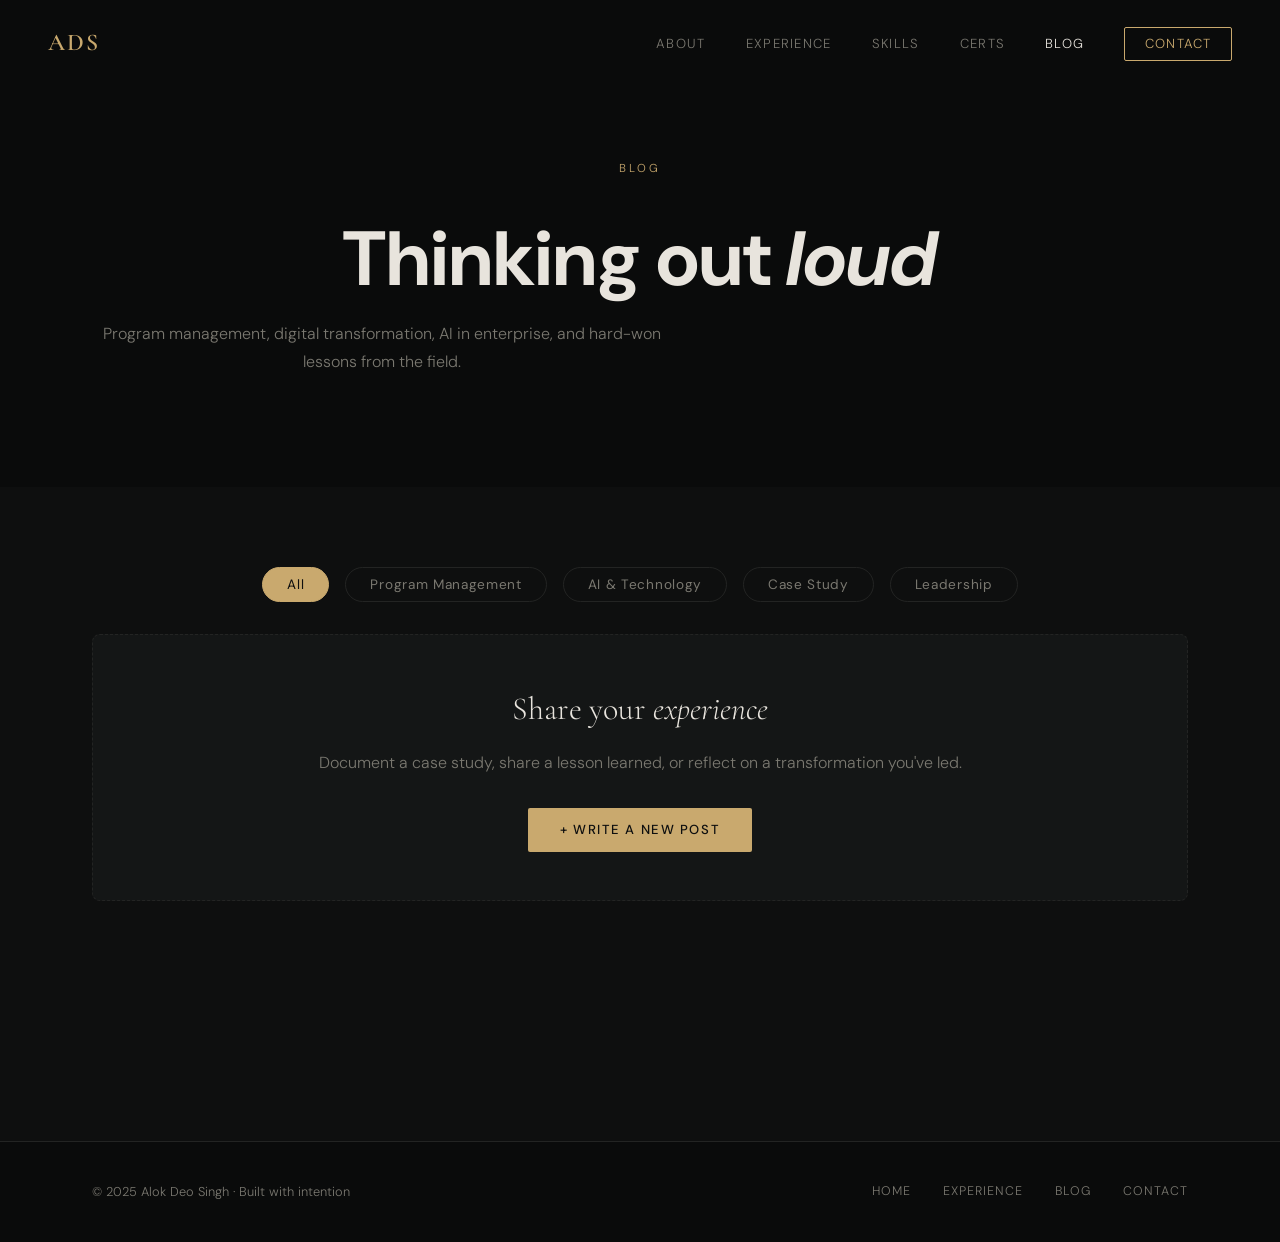
<file: blog.html>
<!DOCTYPE html>
<html lang="en">
<head>
  <meta charset="UTF-8" />
  <meta name="viewport" content="width=device-width, initial-scale=1.0" />
  <title>Blog | Alok Deo Singh</title>
  <meta name="description" content="Insights on program management, digital transformation, AI in enterprise, and technology leadership." />
  <link rel="preconnect" href="https://fonts.googleapis.com" />
  <link rel="preconnect" href="https://fonts.gstatic.com" crossorigin />
  <link href="https://fonts.googleapis.com/css2?family=Cormorant+Garamond:ital,wght@0,300;0,400;0,600;1,300&family=DM+Sans:wght@300;400;500&display=swap" rel="stylesheet" />
  <link rel="stylesheet" href="css/style.css" />
  <style>
    .blog-hero { padding: 10rem 0 4rem; background: var(--bg-dark); text-align: center; }
    .blog-hero h1 { font-size: clamp(3rem, 6vw, 5rem); }
    .filter-bar { display: flex; gap: 1rem; flex-wrap: wrap; justify-content: center; margin: 3rem 0 2rem; }
    .filter-btn { padding: 0.5rem 1.5rem; border: 1px solid var(--border); background: transparent; color: var(--text-muted); border-radius: 999px; cursor: pointer; font-family: var(--font-body); font-size: 0.85rem; letter-spacing: 0.05em; transition: all 0.2s; }
    .filter-btn.active, .filter-btn:hover { background: var(--accent); color: var(--bg); border-color: var(--accent); }
    .posts-grid { display: grid; grid-template-columns: repeat(auto-fill, minmax(340px, 1fr)); gap: 2rem; margin-bottom: 4rem; }
    .post-card { background: var(--bg-card); border: 1px solid var(--border); border-radius: 8px; padding: 2rem; display: flex; flex-direction: column; transition: transform 0.2s, border-color 0.2s; cursor: pointer; text-decoration: none; color: inherit; }
    .post-card:hover { transform: translateY(-4px); border-color: var(--accent); }
    .post-card .post-cat { font-size: 0.75rem; letter-spacing: 0.12em; text-transform: uppercase; color: var(--accent); margin-bottom: 1rem; font-family: var(--font-body); }
    .post-card h3 { font-family: var(--font-display); font-size: 1.5rem; font-weight: 400; line-height: 1.3; margin-bottom: 0.75rem; }
    .post-card .post-excerpt { font-size: 0.9rem; color: var(--text-muted); line-height: 1.7; flex: 1; margin-bottom: 1.5rem; }
    .post-card .post-meta { font-size: 0.8rem; color: var(--text-muted); display: flex; gap: 1rem; align-items: center; }
    .post-card .post-meta .dot { width: 4px; height: 4px; background: var(--accent); border-radius: 50%; }
    .write-cta { background: var(--bg-card); border: 1px dashed var(--border); border-radius: 8px; padding: 3rem; text-align: center; margin-bottom: 4rem; }
    .write-cta h3 { font-family: var(--font-display); font-size: 2rem; font-weight: 300; margin-bottom: 1rem; }
    .write-cta p { color: var(--text-muted); margin-bottom: 2rem; }

    /* Modal / Post View */
    .post-modal { display: none; position: fixed; inset: 0; z-index: 1000; background: rgba(0,0,0,0.85); overflow-y: auto; }
    .post-modal.open { display: flex; justify-content: center; align-items: flex-start; padding: 2rem 1rem; }
    .post-modal-inner { background: var(--bg); max-width: 760px; width: 100%; border-radius: 8px; padding: 3rem; position: relative; margin: auto; }
    .modal-close { position: absolute; top: 1.5rem; right: 1.5rem; background: none; border: 1px solid var(--border); color: var(--text); font-size: 1rem; padding: 0.3rem 0.8rem; border-radius: 4px; cursor: pointer; font-family: var(--font-body); }
    .modal-close:hover { background: var(--accent); color: var(--bg); border-color: var(--accent); }
    .post-full-cat { font-size: 0.75rem; letter-spacing: 0.12em; text-transform: uppercase; color: var(--accent); margin-bottom: 1rem; }
    .post-full-title { font-family: var(--font-display); font-size: clamp(2rem, 4vw, 3rem); font-weight: 300; line-height: 1.2; margin-bottom: 1rem; }
    .post-full-meta { font-size: 0.85rem; color: var(--text-muted); margin-bottom: 2.5rem; padding-bottom: 2rem; border-bottom: 1px solid var(--border); }
    .post-full-body { font-size: 1rem; line-height: 1.85; color: var(--text-muted); }
    .post-full-body h4 { font-family: var(--font-display); font-size: 1.5rem; font-weight: 400; color: var(--text); margin: 2rem 0 0.75rem; }
    .post-full-body p { margin-bottom: 1.25rem; }
    .post-full-body ul { margin: 0 0 1.25rem 1.5rem; }
    .post-full-body ul li { margin-bottom: 0.5rem; }
    .post-full-body blockquote { border-left: 3px solid var(--accent); margin: 2rem 0; padding: 1rem 1.5rem; font-style: italic; color: var(--text); }

    /* New post form */
    .new-post-form { display: none; background: var(--bg-card); border: 1px solid var(--border); border-radius: 8px; padding: 2rem; margin-bottom: 3rem; }
    .new-post-form.open { display: block; }
    .form-group { margin-bottom: 1.5rem; }
    .form-group label { display: block; font-size: 0.8rem; letter-spacing: 0.1em; text-transform: uppercase; color: var(--text-muted); margin-bottom: 0.5rem; }
    .form-group input, .form-group select, .form-group textarea { width: 100%; background: var(--bg); border: 1px solid var(--border); color: var(--text); padding: 0.75rem 1rem; border-radius: 4px; font-family: var(--font-body); font-size: 0.95rem; box-sizing: border-box; }
    .form-group textarea { min-height: 200px; resize: vertical; }
    .form-group input:focus, .form-group select:focus, .form-group textarea:focus { outline: none; border-color: var(--accent); }
    .form-row { display: grid; grid-template-columns: 1fr 1fr; gap: 1rem; }
  </style>
</head>
<body>

  <!-- NAV -->
  <nav class="nav" id="navbar">
    <a href="index.html" class="nav-logo">ADS</a>
    <ul class="nav-links">
      <li><a href="index.html#about">About</a></li>
      <li><a href="index.html#experience">Experience</a></li>
      <li><a href="index.html#skills">Skills</a></li>
      <li><a href="index.html#certifications">Certs</a></li>
      <li><a href="blog.html" class="active">Blog</a></li>
      <li><a href="index.html#contact" class="nav-cta">Contact</a></li>
    </ul>
    <button class="hamburger" id="hamburger" aria-label="Toggle menu">
      <span></span><span></span><span></span>
    </button>
  </nav>

  <!-- BLOG HERO -->
  <div class="blog-hero">
    <div class="container">
      <span class="section-label">Blog</span>
      <h1>Thinking out <em>loud</em></h1>
      <p class="section-intro">Program management, digital transformation, AI in enterprise, and hard-won lessons from the field.</p>
    </div>
  </div>

  <section class="section" style="padding-top:2rem;">
    <div class="container">

      <!-- Filter -->
      <div class="filter-bar" id="filterBar">
        <button class="filter-btn active" data-cat="all">All</button>
        <button class="filter-btn" data-cat="Program Management">Program Management</button>
        <button class="filter-btn" data-cat="AI & Technology">AI & Technology</button>
        <button class="filter-btn" data-cat="Case Study">Case Study</button>
        <button class="filter-btn" data-cat="Leadership">Leadership</button>
      </div>

      <!-- Write CTA -->
      <div class="write-cta">
        <h3>Share your <em>experience</em></h3>
        <p>Document a case study, share a lesson learned, or reflect on a transformation you've led.</p>
        <button class="btn btn-primary" id="newPostBtn">+ Write a New Post</button>
      </div>

      <!-- New Post Form -->
      <div class="new-post-form" id="newPostForm">
        <h3 style="font-family:var(--font-display);font-size:1.8rem;font-weight:300;margin-bottom:2rem;">New Post</h3>
        <div class="form-row">
          <div class="form-group">
            <label>Title *</label>
            <input type="text" id="postTitle" placeholder="e.g. Lessons from a $2M Transformation Program" />
          </div>
          <div class="form-group">
            <label>Category *</label>
            <select id="postCat">
              <option>Program Management</option>
              <option>AI & Technology</option>
              <option>Case Study</option>
              <option>Leadership</option>
            </select>
          </div>
        </div>
        <div class="form-group">
          <label>Short excerpt (shown in card)</label>
          <input type="text" id="postExcerpt" placeholder="One-liner summary of the post..." />
        </div>
        <div class="form-group">
          <label>Content *</label>
          <textarea id="postContent" placeholder="Write your post here. Use ## for headings, > for quotes, - for bullet points..."></textarea>
        </div>
        <div style="display:flex;gap:1rem;">
          <button class="btn btn-primary" id="publishBtn">Publish Post</button>
          <button class="btn btn-ghost" id="cancelPostBtn">Cancel</button>
        </div>
      </div>

      <!-- Posts Grid -->
      <div class="posts-grid" id="postsGrid">
        <!-- Posts rendered by JS -->
      </div>

      <div id="emptyState" style="text-align:center;padding:3rem 0;display:none;">
        <p style="color:var(--text-muted);font-size:1.1rem;">No posts in this category yet. Be the first to write one.</p>
      </div>

    </div>
  </section>

  <!-- Post Modal -->
  <div class="post-modal" id="postModal">
    <div class="post-modal-inner" id="postModalInner">
      <button class="modal-close" id="modalClose">✕ Close</button>
      <div id="postModalContent"></div>
    </div>
  </div>

  <footer class="footer">
    <div class="container">
      <p>© 2025 Alok Deo Singh · Built with intention</p>
      <nav>
        <a href="index.html">Home</a>
        <a href="index.html#experience">Experience</a>
        <a href="blog.html">Blog</a>
        <a href="index.html#contact">Contact</a>
      </nav>
    </div>
  </footer>

  <script src="js/main.js"></script>
  <script src="js/blog.js"></script>
</body>
</html>
</file>
<file: css/style.css>
/* =====================================================
   ALOK DEO SINGH — Personal Website
   Aesthetic: Dark editorial, refined minimal
   Fonts: Cormorant Garamond (display) + DM Sans (body)
   ===================================================== */

:root {
  --bg: #0e0f0f;
  --bg-dark: #0a0b0b;
  --bg-card: #141616;
  --text: #e8e4dd;
  --text-muted: #7a7870;
  --accent: #c9a96e;       /* warm gold */
  --accent-light: #e2c99a;
  --border: #232423;
  --font-display: 'Cormorant Garamond', Georgia, serif;
  --font-body: 'DM Sans', sans-serif;
}

*, *::before, *::after { box-sizing: border-box; margin: 0; padding: 0; }

html { scroll-behavior: smooth; font-size: 16px; background: #0e0f0f; }

body {
  background: var(--bg);
  color: var(--text);
  font-family: var(--font-body);
  font-weight: 300;
  line-height: 1.6;
  -webkit-font-smoothing: antialiased;
}

a { color: inherit; text-decoration: none; }
ul { list-style: none; }
img { max-width: 100%; display: block; }

/* CONTAINER */
.container {
  max-width: 1160px;
  margin: 0 auto;
  padding: 0 2rem;
}

/* ===================== NAV ===================== */
.nav {
  position: fixed; top: 0; left: 0; right: 0; z-index: 100;
  display: flex; align-items: center; justify-content: space-between;
  padding: 1.5rem 3rem;
  background: rgba(10, 11, 11, 0);
  transition: background 0.4s, padding 0.3s;
  backdrop-filter: blur(0px);
}

.nav.scrolled {
  background: rgba(10, 11, 11, 0.95);
  padding: 1rem 3rem;
  backdrop-filter: blur(12px);
  border-bottom: 1px solid var(--border);
}

.nav-logo {
  font-family: var(--font-display);
  font-size: 1.5rem;
  font-weight: 600;
  letter-spacing: 0.08em;
  color: var(--accent);
}

.nav-links {
  display: flex; align-items: center; gap: 2.5rem;
}

.nav-links a {
  font-size: 0.82rem;
  letter-spacing: 0.1em;
  text-transform: uppercase;
  color: var(--text-muted);
  transition: color 0.2s;
}

.nav-links a:hover, .nav-links a.active { color: var(--text); }

.nav-links .nav-cta {
  border: 1px solid var(--accent);
  color: var(--accent);
  padding: 0.45rem 1.2rem;
  border-radius: 2px;
  transition: background 0.2s;
}

.nav-links .nav-cta:hover { background: var(--accent); color: var(--bg); }

.hamburger {
  display: none;
  flex-direction: column;
  gap: 5px;
  background: none; border: none; cursor: pointer; padding: 4px;
}
.hamburger span {
  display: block; width: 24px; height: 1.5px;
  background: var(--text); transition: all 0.3s;
}
.hamburger.open span:nth-child(1) { transform: translateY(6.5px) rotate(45deg); }
.hamburger.open span:nth-child(2) { opacity: 0; }
.hamburger.open span:nth-child(3) { transform: translateY(-6.5px) rotate(-45deg); }

/* Mobile nav */
@media (max-width: 768px) {
  .nav { padding: 1.2rem 1.5rem; }
  .nav.scrolled { padding: 1rem 1.5rem; }
  .hamburger { display: flex; }
  .nav-links {
    display: none;
    position: absolute; top: 100%; left: 0; right: 0;
    background: var(--bg-dark);
    flex-direction: column;
    padding: 2rem;
    gap: 1.5rem;
    border-bottom: 1px solid var(--border);
  }
  .nav-links.open { display: flex; }
}

/* ===================== HERO ===================== */
.hero {
  min-height: 100vh;
  display: flex; align-items: center; justify-content: center;
  position: relative; overflow: hidden;
  background: var(--bg-dark);
  padding: 8rem 2rem 4rem;
}

.hero-bg {
  position: absolute; inset: 0; z-index: 0;
  overflow: hidden;
}

/* Subtle grid overlay */
.hero-grid {
  position: absolute; inset: 0;
  background-image:
    linear-gradient(rgba(201, 169, 110, 0.04) 1px, transparent 1px),
    linear-gradient(90deg, rgba(201, 169, 110, 0.04) 1px, transparent 1px);
  background-size: 60px 60px;
  animation: gridDrift 30s linear infinite;
}

@keyframes gridDrift {
  0% { transform: translateY(0); }
  100% { transform: translateY(60px); }
}

/* Radial glow */
.hero-bg::after {
  content: '';
  position: absolute;
  top: 20%; left: 50%; transform: translateX(-50%);
  width: 600px; height: 600px;
  background: radial-gradient(circle, rgba(201, 169, 110, 0.06) 0%, transparent 70%);
  pointer-events: none;
}

.hero-content {
  position: relative; z-index: 1;
  max-width: 720px; text-align: center;
  animation: fadeUp 1s ease both;
}

@keyframes fadeUp {
  from { opacity: 0; transform: translateY(30px); }
  to { opacity: 1; transform: translateY(0); }
}

.hero-tag {
  font-size: 0.75rem;
  letter-spacing: 0.2em;
  text-transform: uppercase;
  color: var(--accent);
  margin-bottom: 1.5rem;
}

.hero-name {
  font-family: var(--font-display);
  font-size: clamp(4rem, 10vw, 8rem);
  font-weight: 300;
  line-height: 0.95;
  margin-bottom: 1.5rem;
  letter-spacing: -0.01em;
}

.hero-name em {
  font-style: italic;
  color: var(--accent);
}

.hero-sub {
  font-size: 1rem;
  color: var(--text-muted);
  max-width: 480px;
  margin: 0 auto 3rem;
  line-height: 1.7;
}

.hero-actions {
  display: flex; gap: 1rem; justify-content: center; flex-wrap: wrap;
}

.hero-scroll {
  position: absolute; bottom: 3rem; left: 50%; transform: translateX(-50%);
  font-size: 0.7rem; letter-spacing: 0.2em; text-transform: uppercase;
  color: var(--text-muted); z-index: 1;
  animation: bounce 2s ease-in-out infinite;
}

.hero-scroll::after {
  content: ''; display: block; width: 1px; height: 40px;
  background: var(--text-muted); margin: 0.5rem auto 0;
  animation: lineDrop 2s ease-in-out infinite;
}

@keyframes bounce {
  0%, 100% { transform: translateX(-50%) translateY(0); }
  50% { transform: translateX(-50%) translateY(4px); }
}

/* ===================== BUTTONS ===================== */
.btn {
  display: inline-block;
  font-family: var(--font-body);
  font-size: 0.82rem;
  letter-spacing: 0.12em;
  text-transform: uppercase;
  padding: 0.85rem 2rem;
  border-radius: 2px;
  transition: all 0.2s;
  cursor: pointer;
  border: none;
}

.btn-primary {
  background: var(--accent);
  color: var(--bg);
  font-weight: 500;
}

.btn-primary:hover {
  background: var(--accent-light);
}

.btn-ghost {
  background: transparent;
  color: var(--text);
  border: 1px solid var(--border);
}

.btn-ghost:hover {
  border-color: var(--accent);
  color: var(--accent);
}

/* ===================== SECTIONS ===================== */
.section {
  padding: 7rem 0;
}

.section-dark {
  background: var(--bg-dark);
}

.section-label {
  display: block;
  font-size: 0.72rem;
  letter-spacing: 0.25em;
  text-transform: uppercase;
  color: var(--accent);
  margin-bottom: 1.2rem;
}

.section h2 {
  font-family: var(--font-display);
  font-size: clamp(2.5rem, 5vw, 4rem);
  font-weight: 300;
  line-height: 1.1;
  margin-bottom: 2.5rem;
}

.section h2 em {
  font-style: italic;
  color: var(--accent);
}

.section-intro {
  font-size: 1rem;
  color: var(--text-muted);
  max-width: 580px;
  margin-bottom: 3rem;
  line-height: 1.7;
}

/* ===================== ABOUT ===================== */
.about-grid {
  display: grid;
  grid-template-columns: 1fr 380px;
  gap: 5rem;
  align-items: start;
}

.about-text p {
  color: var(--text-muted);
  font-size: 0.95rem;
  line-height: 1.85;
  margin-bottom: 1.5rem;
}

.about-text h2 {
  margin-bottom: 2rem;
}

.about-stats {
  display: flex; gap: 2.5rem; margin-top: 2.5rem;
  padding-top: 2rem;
  border-top: 1px solid var(--border);
}

.stat-number {
  display: block;
  font-family: var(--font-display);
  font-size: 2.5rem;
  font-weight: 300;
  color: var(--accent);
  line-height: 1;
  margin-bottom: 0.3rem;
}

.stat-label {
  font-size: 0.78rem;
  letter-spacing: 0.05em;
  color: var(--text-muted);
  text-transform: uppercase;
}

.about-card {
  background: var(--bg-card);
  border: 1px solid var(--border);
  border-radius: 8px;
  padding: 2rem;
  position: sticky;
  top: 6rem;
}

.about-avatar {
  width: 80px; height: 80px;
  background: var(--accent);
  border-radius: 50%;
  display: flex; align-items: center; justify-content: center;
  font-family: var(--font-display);
  font-size: 1.5rem;
  color: var(--bg);
  font-weight: 600;
  margin-bottom: 1.5rem;
}

.about-details p {
  font-size: 0.85rem;
  color: var(--text-muted);
  line-height: 1.6;
  margin-bottom: 1.25rem;
}

.about-details strong {
  display: block;
  font-size: 0.72rem;
  letter-spacing: 0.1em;
  text-transform: uppercase;
  color: var(--text);
  margin-bottom: 0.2rem;
}

@media (max-width: 900px) {
  .about-grid { grid-template-columns: 1fr; gap: 3rem; }
  .about-card { position: static; }
}

/* ===================== TIMELINE ===================== */
.timeline {
  position: relative;
  padding-left: 2rem;
}

.timeline::before {
  content: '';
  position: absolute;
  top: 0; bottom: 0; left: 0;
  width: 1px;
  background: var(--border);
}

.timeline-item {
  position: relative;
  padding: 0 0 3.5rem 2.5rem;
  animation: fadeUp 0.6s ease both;
}

.timeline-dot {
  position: absolute;
  left: -5px; top: 0.4rem;
  width: 10px; height: 10px;
  background: var(--accent);
  border-radius: 50%;
  box-shadow: 0 0 0 4px var(--bg-dark);
}

.timeline-meta {
  display: flex; flex-direction: column; gap: 0.2rem;
  margin-bottom: 0.75rem;
}

.timeline-date {
  font-size: 0.75rem;
  letter-spacing: 0.1em;
  text-transform: uppercase;
  color: var(--accent);
}

.timeline-co {
  font-size: 0.82rem;
  color: var(--text-muted);
}

.timeline-body h3 {
  font-family: var(--font-display);
  font-size: 1.6rem;
  font-weight: 400;
  margin-bottom: 0.75rem;
}

.timeline-body p {
  font-size: 0.9rem;
  color: var(--text-muted);
  line-height: 1.8;
  margin-bottom: 1rem;
  max-width: 680px;
}

.timeline-tags {
  display: flex; flex-wrap: wrap; gap: 0.5rem;
}

.timeline-tags li {
  font-size: 0.72rem;
  letter-spacing: 0.05em;
  text-transform: uppercase;
  color: var(--accent);
  border: 1px solid rgba(201, 169, 110, 0.3);
  padding: 0.25rem 0.75rem;
  border-radius: 999px;
}

/* ===================== SKILLS ===================== */
#skills {
  background: var(--bg) !important;
}

.skills-grid {
  display: grid;
  grid-template-columns: repeat(4, 1fr);
  gap: 1.5rem;
}

@media (max-width: 1100px) {
  .skills-grid { grid-template-columns: repeat(3, 1fr); }
}

@media (max-width: 780px) {
  .skills-grid { grid-template-columns: repeat(2, 1fr); }
}

@media (max-width: 480px) {
  .skills-grid { grid-template-columns: 1fr; }
}

.skill-card {
  background: var(--bg-card);
  border: 1px solid var(--border);
  border-radius: 6px;
  padding: 1.75rem;
  transition: border-color 0.2s, transform 0.2s;
}

.skill-card:hover {
  border-color: var(--accent);
  transform: translateY(-3px);
}

.skill-icon {
  font-size: 1.5rem;
  margin-bottom: 1rem;
}

.skill-card h4 {
  font-family: var(--font-display);
  font-size: 1.2rem;
  font-weight: 400;
  margin-bottom: 0.5rem;
}

.skill-card p {
  font-size: 0.85rem;
  color: var(--text-muted);
  line-height: 1.7;
}

/* ===================== CERTS ===================== */
.certs-grid {
  display: grid;
  grid-template-columns: repeat(auto-fill, minmax(200px, 1fr));
  gap: 1.5rem;
}

.cert-card {
  background: var(--bg-card);
  border: 1px solid var(--border);
  border-radius: 6px;
  padding: 1.75rem;
  text-align: center;
  transition: border-color 0.2s;
}

.cert-card.highlight { border-color: var(--accent); }

.cert-card:hover { border-color: var(--accent); }

.cert-badge {
  display: inline-block;
  font-family: var(--font-display);
  font-size: 1.8rem;
  font-weight: 600;
  color: var(--accent);
  margin-bottom: 0.75rem;
}

.cert-card p {
  font-size: 0.85rem;
  color: var(--text-muted);
  line-height: 1.5;
}

.cert-card small {
  font-size: 0.75rem;
  color: var(--text-muted);
}

/* ===================== BLOG TEASER ===================== */
.blog-teaser-grid {
  display: grid;
  grid-template-columns: repeat(auto-fill, minmax(300px, 1fr));
  gap: 1.5rem;
}

.blog-teaser-card {
  background: var(--bg-card);
  border: 1px solid var(--border);
  border-radius: 6px;
  padding: 2rem;
  display: block;
  transition: transform 0.2s, border-color 0.2s;
}

.blog-teaser-card:hover {
  transform: translateY(-4px);
  border-color: var(--accent);
}

.blog-cat {
  font-size: 0.72rem;
  letter-spacing: 0.12em;
  text-transform: uppercase;
  color: var(--accent);
  display: block;
  margin-bottom: 0.75rem;
}

.blog-teaser-card h4 {
  font-family: var(--font-display);
  font-size: 1.3rem;
  font-weight: 400;
  margin-bottom: 0.75rem;
  line-height: 1.3;
}

.blog-teaser-card p {
  font-size: 0.88rem;
  color: var(--text-muted);
  line-height: 1.7;
  margin-bottom: 1.25rem;
}

.read-more {
  font-size: 0.8rem;
  letter-spacing: 0.08em;
  color: var(--accent);
  text-transform: uppercase;
}

/* ===================== CONTACT ===================== */
.contact-grid {
  display: grid;
  grid-template-columns: repeat(auto-fill, minmax(240px, 1fr));
  gap: 1.5rem;
}

.contact-card {
  background: var(--bg-card);
  border: 1px solid var(--border);
  border-radius: 6px;
  padding: 1.75rem;
  display: flex; gap: 1rem; align-items: center;
  transition: border-color 0.2s;
}

.contact-card:hover { border-color: var(--accent); }

.contact-icon {
  font-size: 1.3rem;
  width: 40px; height: 40px;
  display: flex; align-items: center; justify-content: center;
  background: rgba(201, 169, 110, 0.1);
  border-radius: 4px;
  color: var(--accent);
  font-family: var(--font-display);
  font-weight: 600;
  flex-shrink: 0;
}

.contact-card span:last-child {
  font-size: 0.9rem;
  color: var(--text-muted);
  word-break: break-all;
}

/* ===================== FOOTER ===================== */
.footer {
  background: var(--bg-dark);
  border-top: 1px solid var(--border);
  padding: 2.5rem 0;
}

.footer .container {
  display: flex; align-items: center; justify-content: space-between; flex-wrap: wrap; gap: 1rem;
}

.footer p {
  font-size: 0.8rem;
  color: var(--text-muted);
}

.footer nav { display: flex; gap: 2rem; }

.footer nav a {
  font-size: 0.78rem;
  letter-spacing: 0.08em;
  text-transform: uppercase;
  color: var(--text-muted);
  transition: color 0.2s;
}

.footer nav a:hover { color: var(--accent); }

/* ===================== MOBILE ===================== */
@media (max-width: 640px) {
  .section { padding: 5rem 0; }
  .about-stats { flex-direction: column; gap: 1.5rem; }
  .timeline { padding-left: 1.5rem; }
  .timeline-item { padding-left: 2rem; }
  .hero-name { line-height: 1; }
}
</file>
